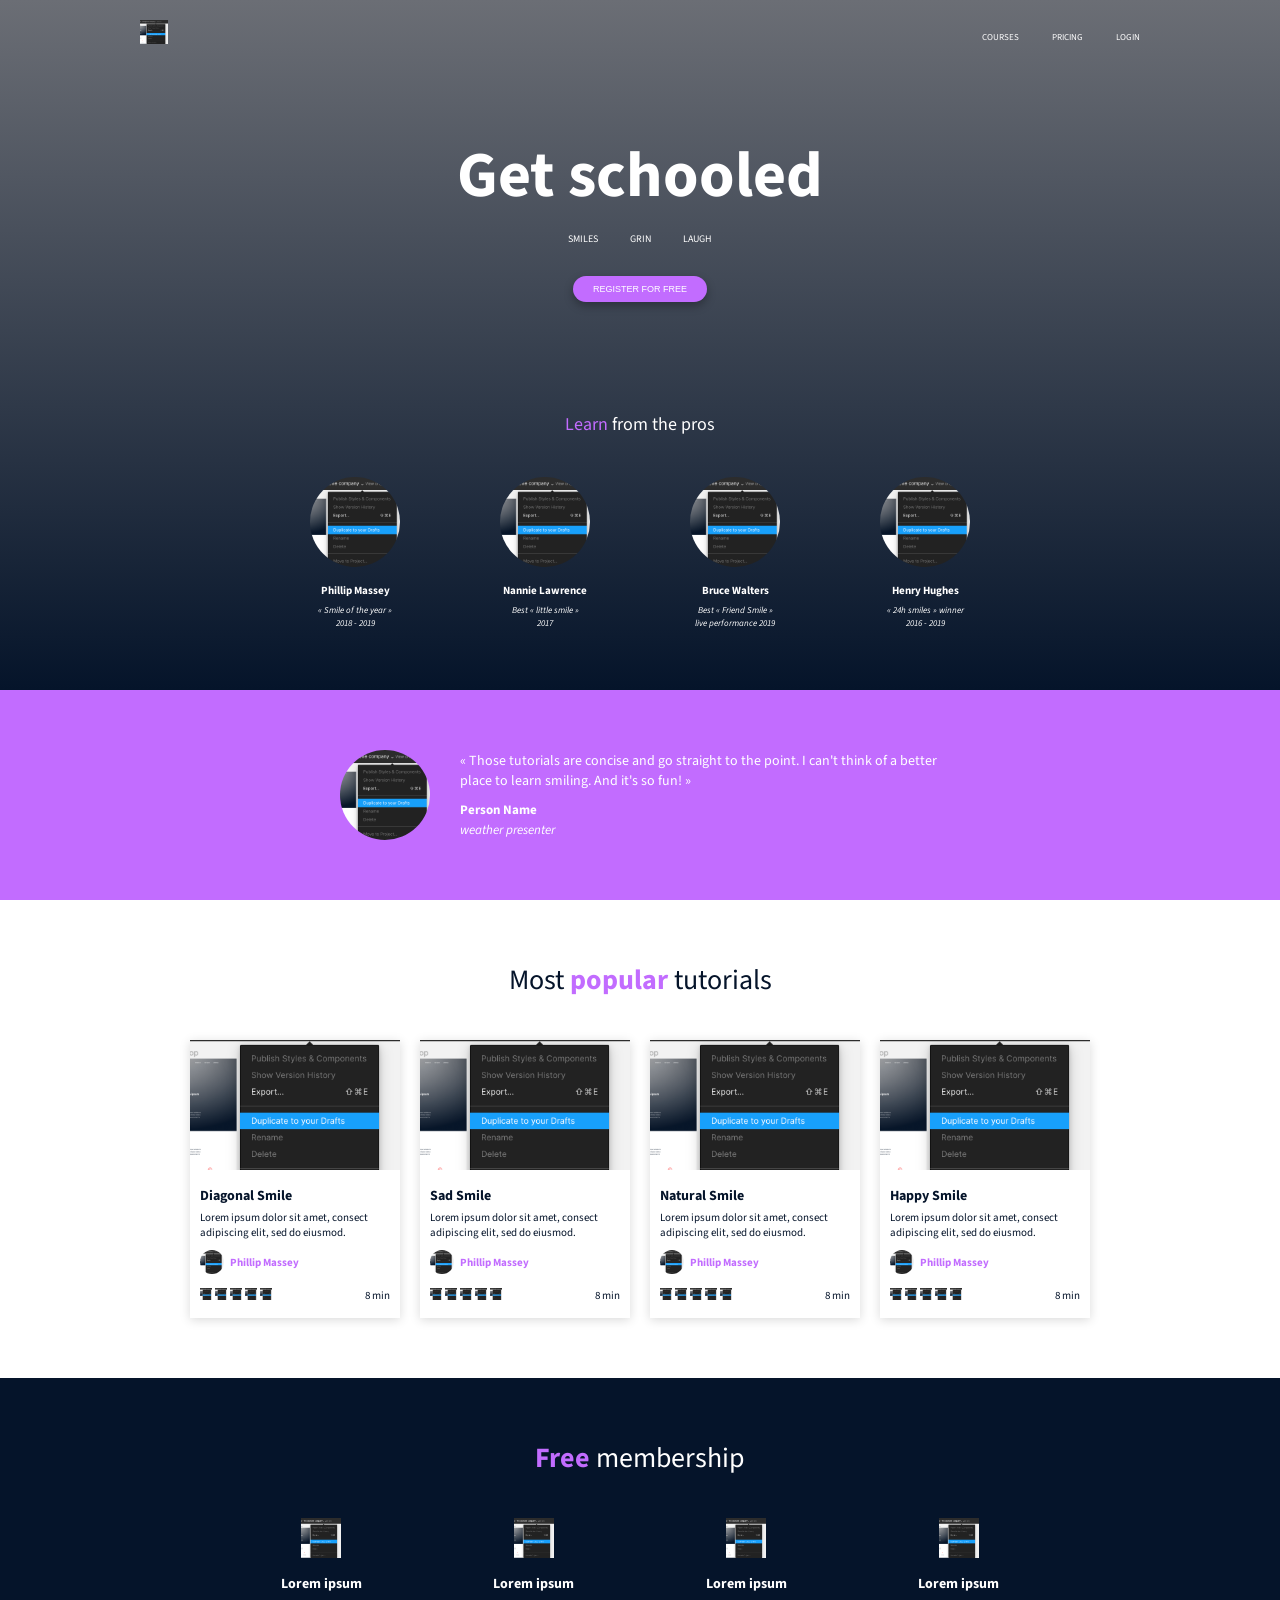
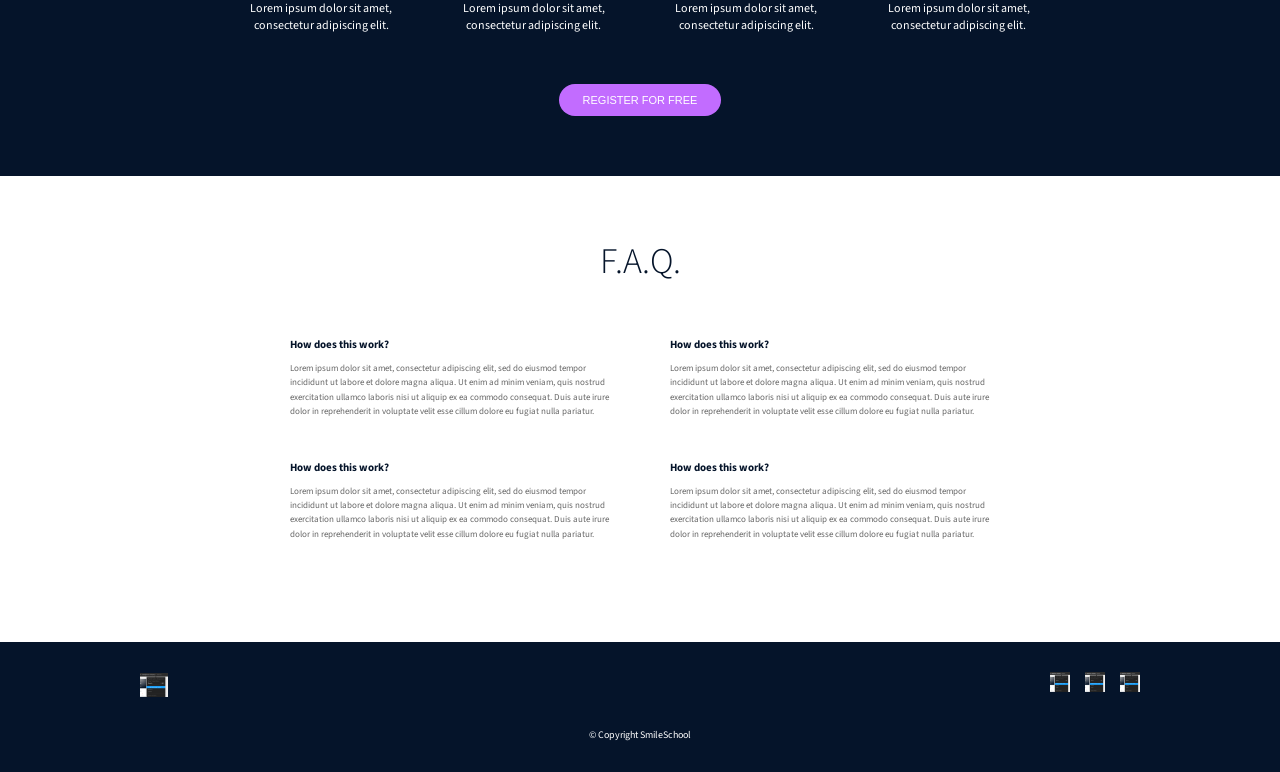
<file: css_advanced/index.html>
<!DOCTYPE html>
<html lang="en">
  <head>
    <meta charset="UTF-8">
    <title>Headphone Company</title>
      <link rel="stylesheet" href="styles.css">
  </head>
  <body>
    <header>
      <div>
        <a href="index.html"><img src="images/logo.png" alt="Logo"></a>
      </div>
      <div>
        <a href="#">Courses</a>
        <a href="#">Pricing</a>
        <a href="#">Login</a>
      </div>
    </header>
    <main>
      <section>
        <div>
          <h1>Get schooled</h1>
          <p>Smiles Grin Laugh</p>
          <button>Register for free</button>
        </div>
        <div>
          <h2><span>Learn</span> from the pros</h2>
          <div>
            <div>
              <img src="images/product1.png" alt="Product 1">
              <h3>Phillip Massey</h3>
              <p>&laquo; Smile of the year &raquo;<br>2018 - 2019</p>
            </div>
            <div>
              <img src="images/product2.png" alt="Product 2">
              <h3>Nannie Lawrence</h3>
              <p>Best &laquo; little smile &raquo;<br>2017</p>
            </div>
            <div>
              <img src="images/product3.png" alt="Product 3">
              <h3>Bruce Walters</h3>
              <p>Best &laquo; Friend Smile &raquo;<br>live performance 2019</p>
            </div>
            <div>
              <img src="images/product4.png" alt="Product 4">
              <h3>Henry Hughes</h3>
              <p>&laquo; 24h smiles &raquo; winner<br>2016 - 2019</p>
            </div>
          </div>
        </div>
      </section>

      <section>
        <div>
          <img src="images/quote.png" alt="Quote">
          <div>
            <blockquote>&laquo; Those tutorials are concise and go straight to the point. I can&#39;t think of a better place to learn smiling. And it&#39;s so fun! &raquo;</blockquote>
            <p>Person Name</p>
            <p>weather presenter</p>
          </div>
        </div>
      </section>

      <section>
        <h1>Most <span>popular</span> tutorials</h1>
        <div>
          <div>
            <img src="images/video1.png" alt="Video 1">
            <h2>Diagonal Smile</h2>
            <p>Lorem ipsum dolor sit amet, consect adipiscing elit, sed do eiusmod.</p>
            <div>
              <img src="images/author.png" alt="Author">
              <h3>Phillip Massey</h3>
            </div>
            <div>
              <div>
                <img src="images/star.png" alt="Star">
                <img src="images/star.png" alt="Star">
                <img src="images/star.png" alt="Star">
                <img src="images/star.png" alt="Star">
                <img src="images/star.png" alt="Star">
              </div>
              <p>8 min</p>
            </div>
          </div>
          <div>
            <img src="images/video2.png" alt="Video 2">
            <h2>Sad Smile</h2>
            <p>Lorem ipsum dolor sit amet, consect adipiscing elit, sed do eiusmod.</p>
            <div>
              <img src="images/author.png" alt="Author">
              <h3>Phillip Massey</h3>
            </div>
            <div>
              <div>
                <img src="images/star.png" alt="Star">
                <img src="images/star.png" alt="Star">
                <img src="images/star.png" alt="Star">
                <img src="images/star.png" alt="Star">
                <img src="images/star.png" alt="Star">
              </div>
              <p>8 min</p>
            </div>
          </div>
          <div>
            <img src="images/video3.png" alt="Video 3">
            <h2>Natural Smile</h2>
            <p>Lorem ipsum dolor sit amet, consect adipiscing elit, sed do eiusmod.</p>
            <div>
              <img src="images/author.png" alt="Author">
              <h3>Phillip Massey</h3>
            </div>
            <div>
              <div>
                <img src="images/star.png" alt="Star">
                <img src="images/star.png" alt="Star">
                <img src="images/star.png" alt="Star">
                <img src="images/star.png" alt="Star">
                <img src="images/star.png" alt="Star">
              </div>
              <p>8 min</p>
            </div>
          </div>
          <div>
            <img src="images/video4.png" alt="Video 4">
            <h2>Happy Smile</h2>
            <p>Lorem ipsum dolor sit amet, consect adipiscing elit, sed do eiusmod.</p>
            <div>
              <img src="images/author.png" alt="Author">
              <h3>Phillip Massey</h3>
            </div>
            <div>
              <div>
                <img src="images/star.png" alt="Star">
                <img src="images/star.png" alt="Star">
                <img src="images/star.png" alt="Star">
                <img src="images/star.png" alt="Star">
                <img src="images/star.png" alt="Star">
              </div>
              <p>8 min</p>
            </div>
          </div>
        </div>
      </section>

      <section>
        <h1><span>Free</span> membership</h1>
        <div>
          <div>
            <img src="images/member1.png" alt="Member 1">
            <h2>Lorem ipsum</h2>
            <p>Lorem ipsum dolor sit amet, consectetur adipiscing elit.</p>
          </div>
          <div>
            <img src="images/member2.png" alt="Member 2">
            <h2>Lorem ipsum</h2>
            <p>Lorem ipsum dolor sit amet, consectetur adipiscing elit.</p>
          </div>
          <div>
            <img src="images/member3.png" alt="Member 3">
            <h2>Lorem ipsum</h2>
            <p>Lorem ipsum dolor sit amet, consectetur adipiscing elit.</p>
          </div>
          <div>
            <img src="images/member4.png" alt="Member 4">
            <h2>Lorem ipsum</h2>
            <p>Lorem ipsum dolor sit amet, consectetur adipiscing elit.</p>
          </div>
        </div>
        <button>Register for free</button>
      </section>

      <section>
        <h1>F.A.Q.</h1>
        <div>
          <div>
            <div>
              <h2>How does this work?</h2>
              <p>Lorem ipsum dolor sit amet, consectetur adipiscing elit, sed do eiusmod tempor incididunt ut labore et dolore magna aliqua. Ut enim ad minim veniam, quis nostrud exercitation ullamco laboris nisi ut aliquip ex ea commodo consequat. Duis aute irure dolor in reprehenderit in voluptate velit esse cillum dolore eu fugiat nulla pariatur.</p>
            </div>
            <div>
              <h2>How does this work?</h2>
              <p>Lorem ipsum dolor sit amet, consectetur adipiscing elit, sed do eiusmod tempor incididunt ut labore et dolore magna aliqua. Ut enim ad minim veniam, quis nostrud exercitation ullamco laboris nisi ut aliquip ex ea commodo consequat. Duis aute irure dolor in reprehenderit in voluptate velit esse cillum dolore eu fugiat nulla pariatur.</p>
            </div>
          </div>
          <div>
            <div>
              <h2>How does this work?</h2>
              <p>Lorem ipsum dolor sit amet, consectetur adipiscing elit, sed do eiusmod tempor incididunt ut labore et dolore magna aliqua. Ut enim ad minim veniam, quis nostrud exercitation ullamco laboris nisi ut aliquip ex ea commodo consequat. Duis aute irure dolor in reprehenderit in voluptate velit esse cillum dolore eu fugiat nulla pariatur.</p>
            </div>
            <div>
              <h2>How does this work?</h2>
              <p>Lorem ipsum dolor sit amet, consectetur adipiscing elit, sed do eiusmod tempor incididunt ut labore et dolore magna aliqua. Ut enim ad minim veniam, quis nostrud exercitation ullamco laboris nisi ut aliquip ex ea commodo consequat. Duis aute irure dolor in reprehenderit in voluptate velit esse cillum dolore eu fugiat nulla pariatur.</p>
            </div>
          </div>
        </div>
      </section>
    </main>
    <footer>
      <div>
        <div>
          <img src="images/footerlogo.png" alt="Footer logo">
          <div>
            <a href="#"><img src="images/social1.png" alt="Social 1"></a>
            <a href="#"><img src="images/social2.png" alt="Social 2"></a>
            <a href="#"><img src="images/social3.png" alt="Social 3"></a>
          </div>
        </div>
      </div>
      <p>&copy; Copyright SmileSchool</p>
    </footer>
  </body>
</html>
</file>
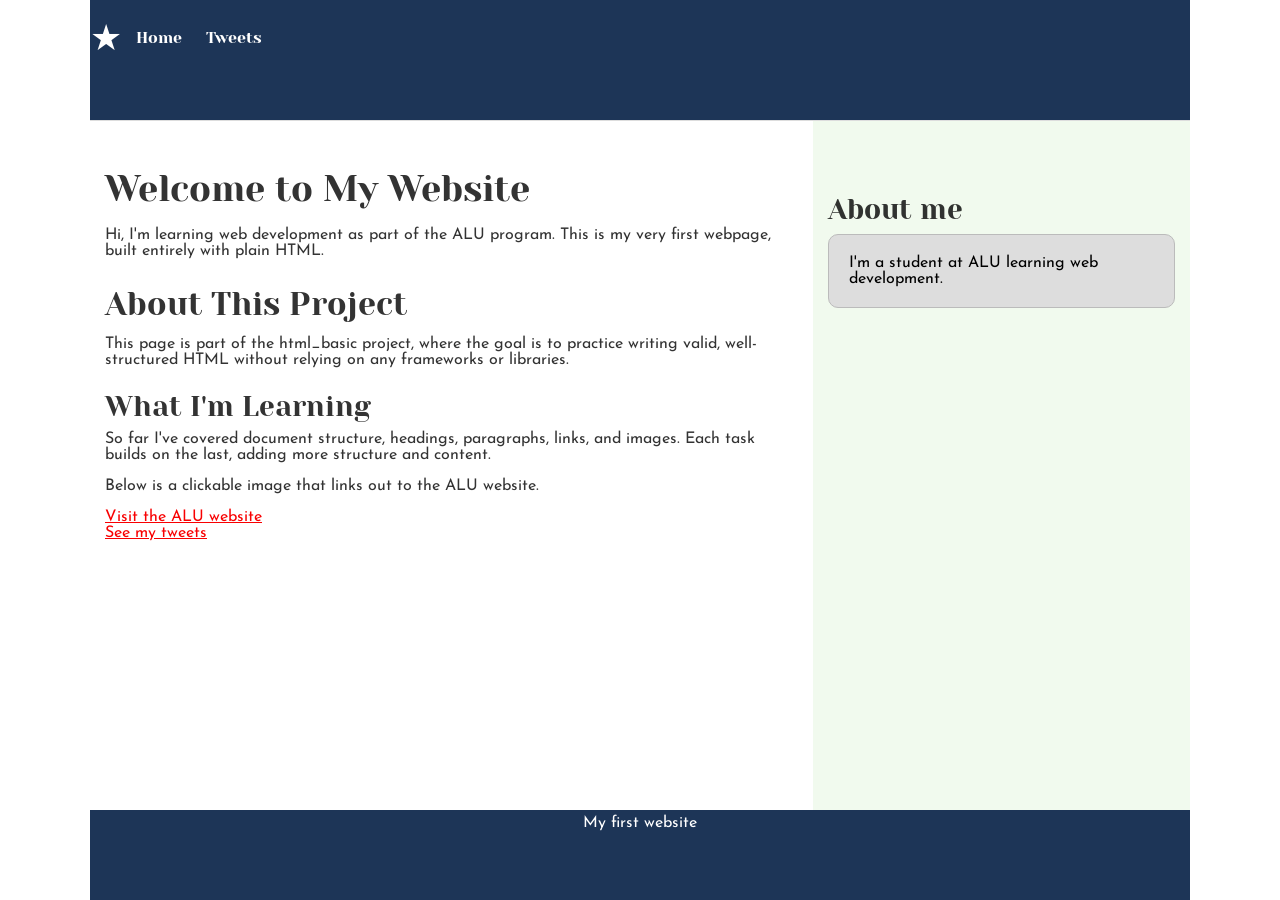
<file: css_basic/index.html>
<!DOCTYPE html>
<html lang="en">
  <head>
    <meta charset="UTF-8">
    <meta name="viewport" content="width=device-width, initial-scale=1">
    <title>My First Webpage</title>
    <link href="base.css" rel="stylesheet">
    <link href="styles.css" rel="stylesheet">
  </head>
  <body class="works_on_smartphone">
    <header>
      <ul>
        <li class="logo">&#9733;</li>
        <li><a href="index.html">Home</a></li>
        <li><a href="tweets.html">Tweets</a></li>
      </ul>
    </header>
    <main>
      <article>
        <h1>Welcome to My Website</h1>
        <p>Hi, I'm learning web development as part of the ALU program. This is my very first webpage, built entirely with plain HTML.</p>
        <h2>About This Project</h2>
        <p>This page is part of the html_basic project, where the goal is to practice writing valid, well-structured HTML without relying on any frameworks or libraries.</p>
        <h3>What I'm Learning</h3>
        <p>So far I've covered document structure, headings, paragraphs, links, and images. Each task builds on the last, adding more structure and content.</p>
        <p>Below is a clickable image that links out to the ALU website.</p>
        <a href="https://www.alueducation.com" target="_blank">
          Visit the ALU website
        </a>
        <p><a href="tweets.html">See my tweets</a></p>
      </article>
      <aside>
        <h3>About me</h3>
        <p>I'm a student at ALU learning web development.</p>
      </aside>
    </main>
    <footer>
      <p>My first website</p>
    </footer>
  </body>
</html>
</file>
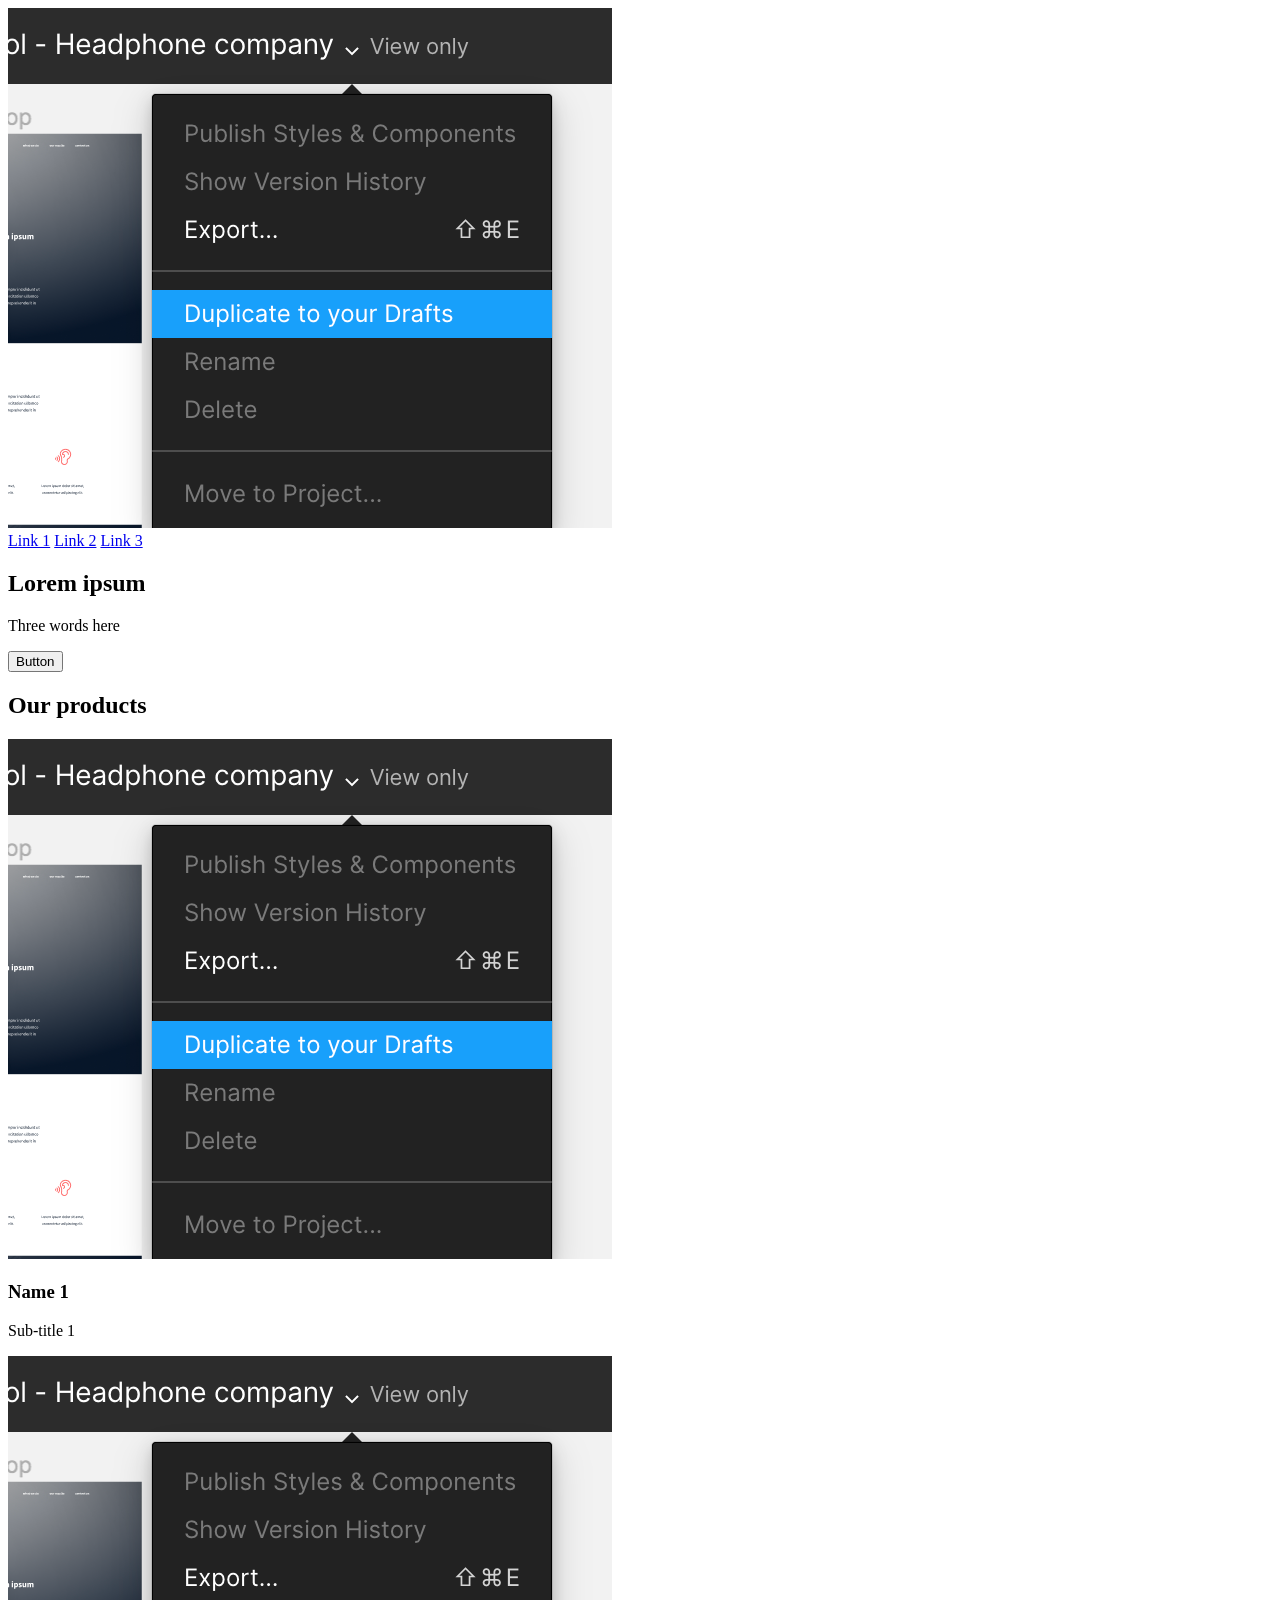
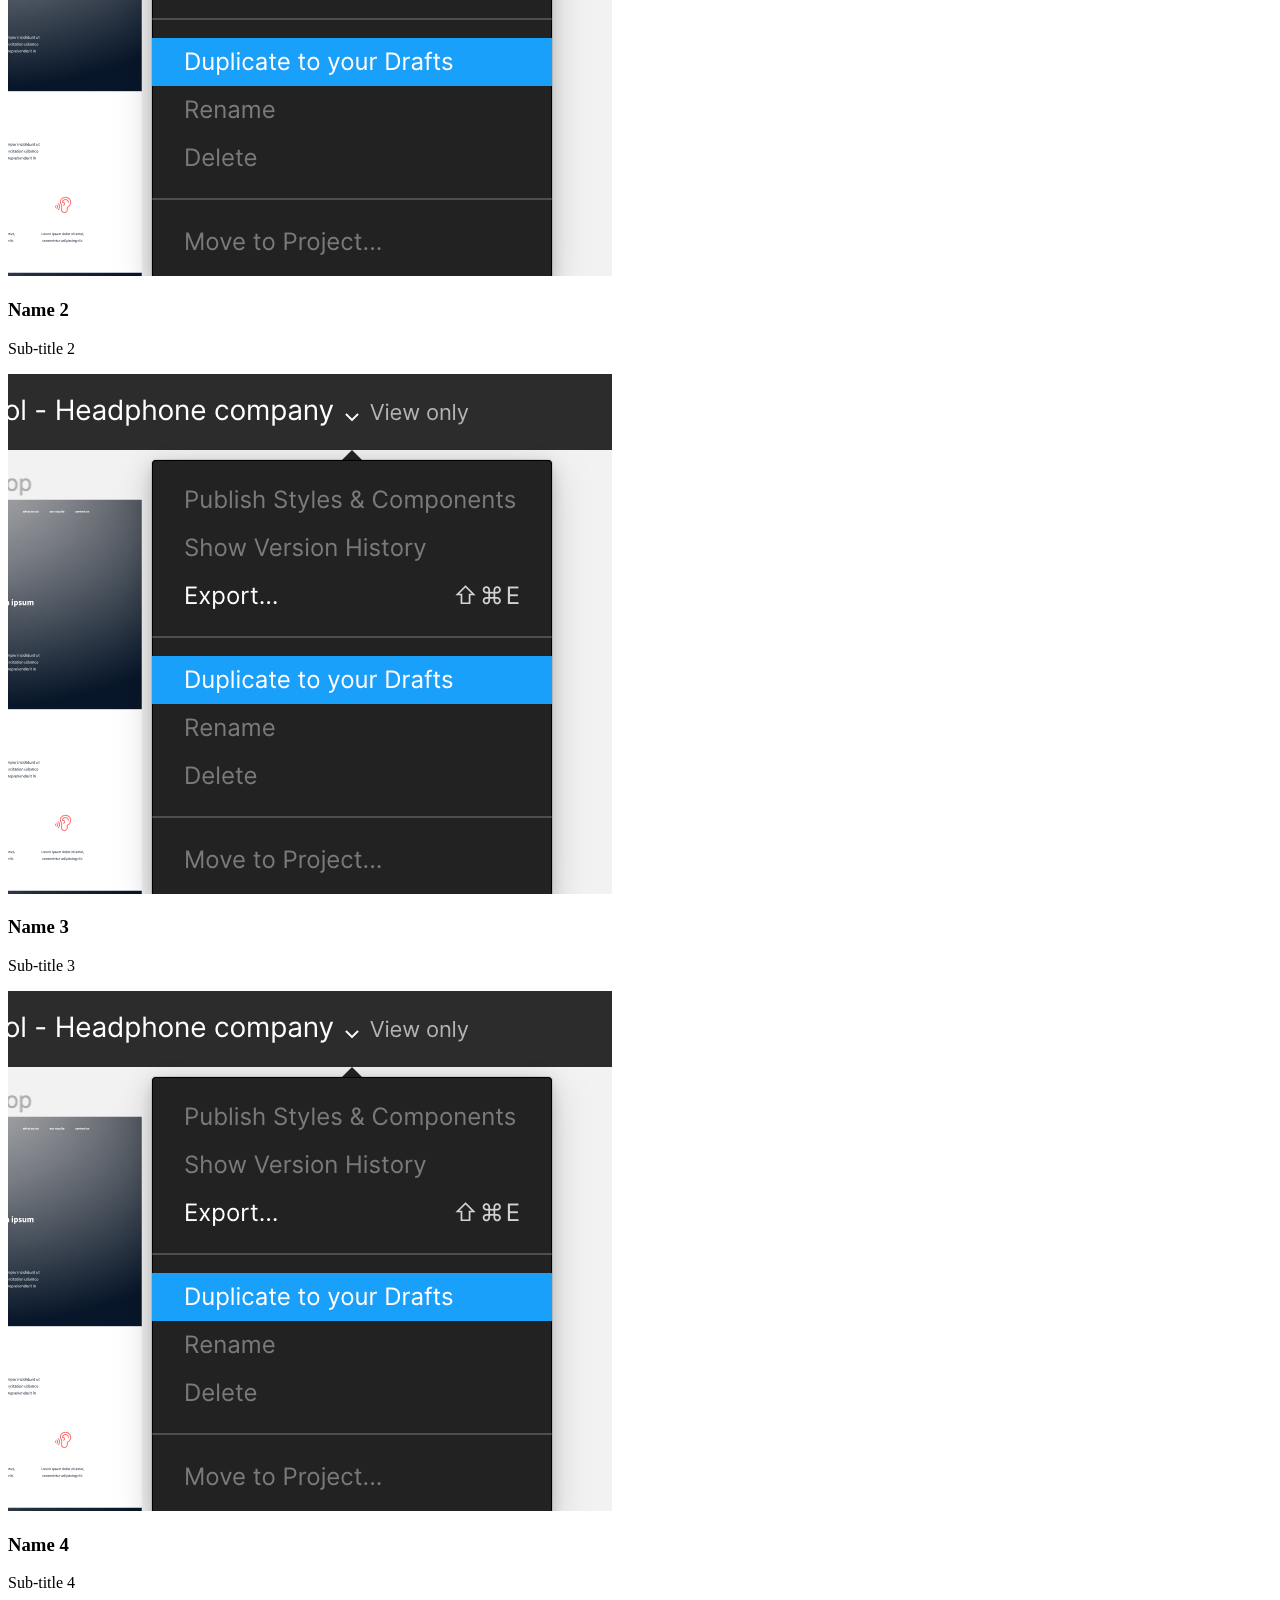
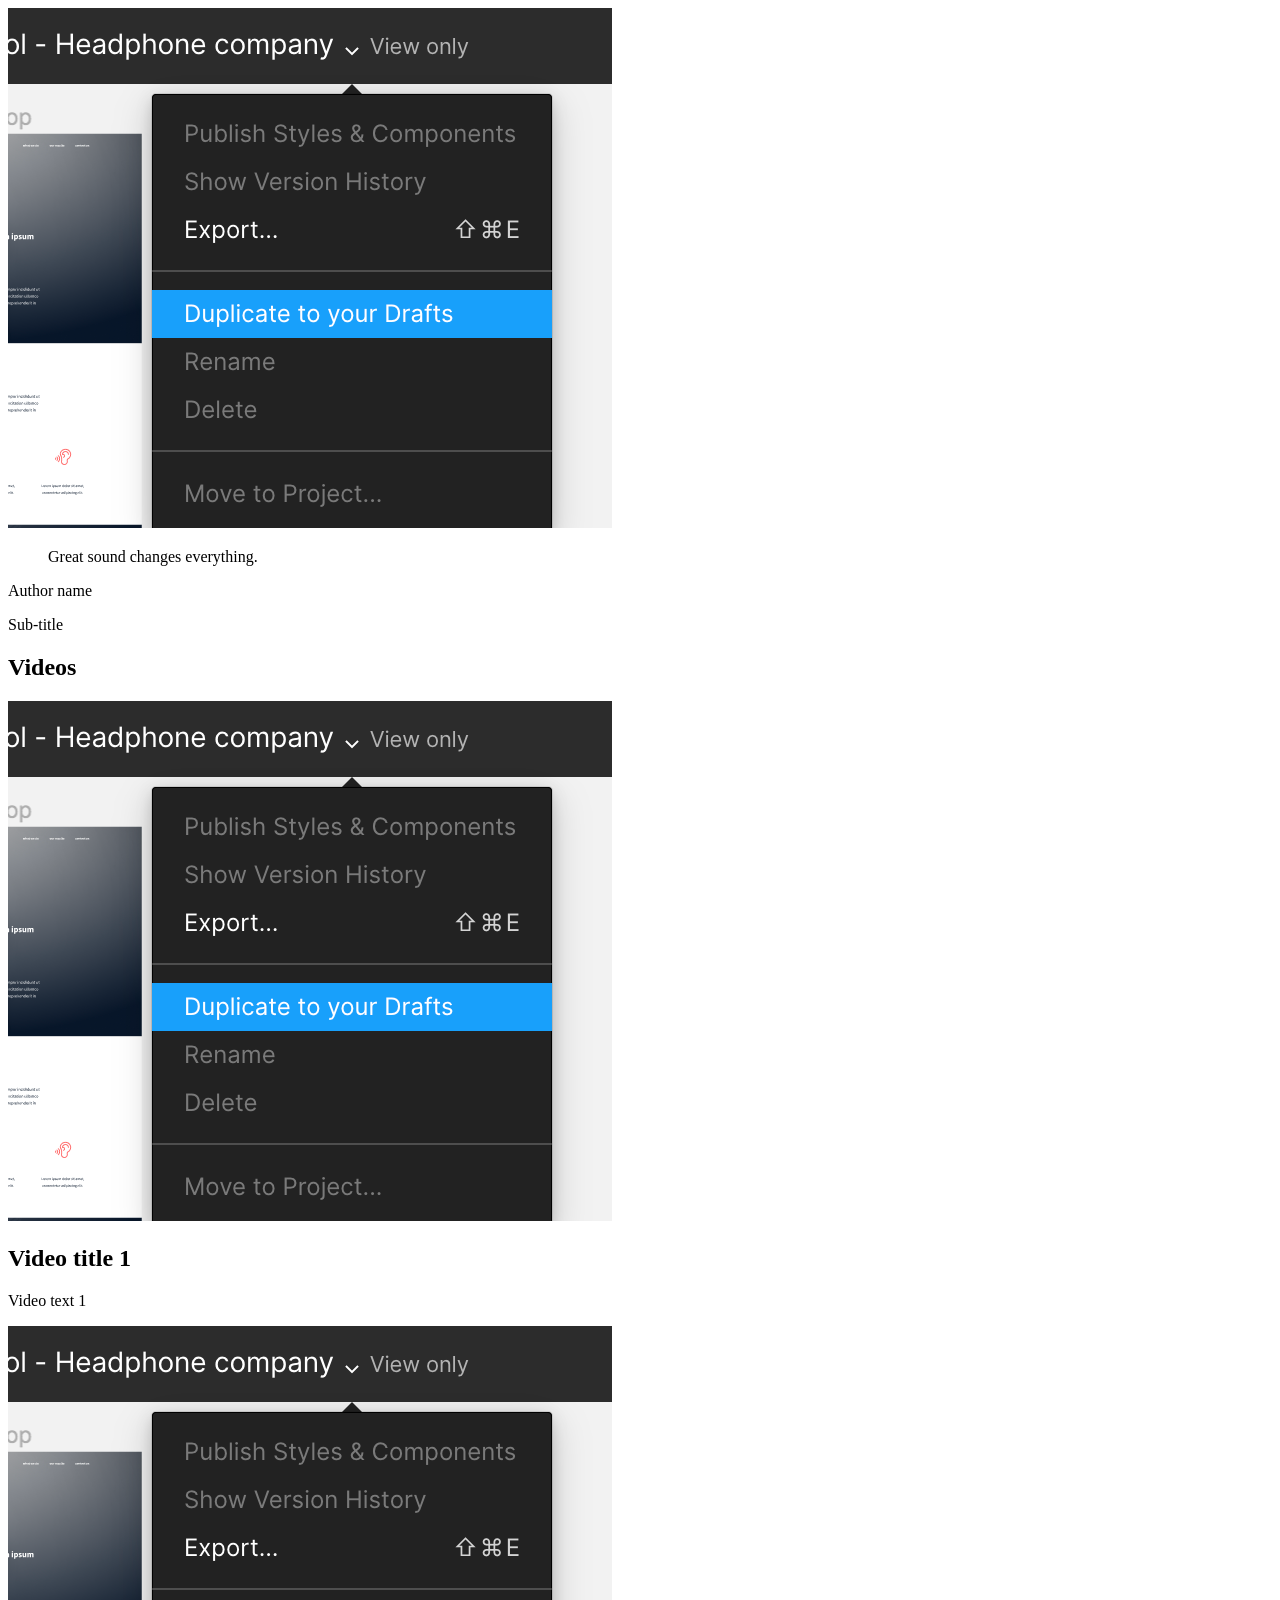
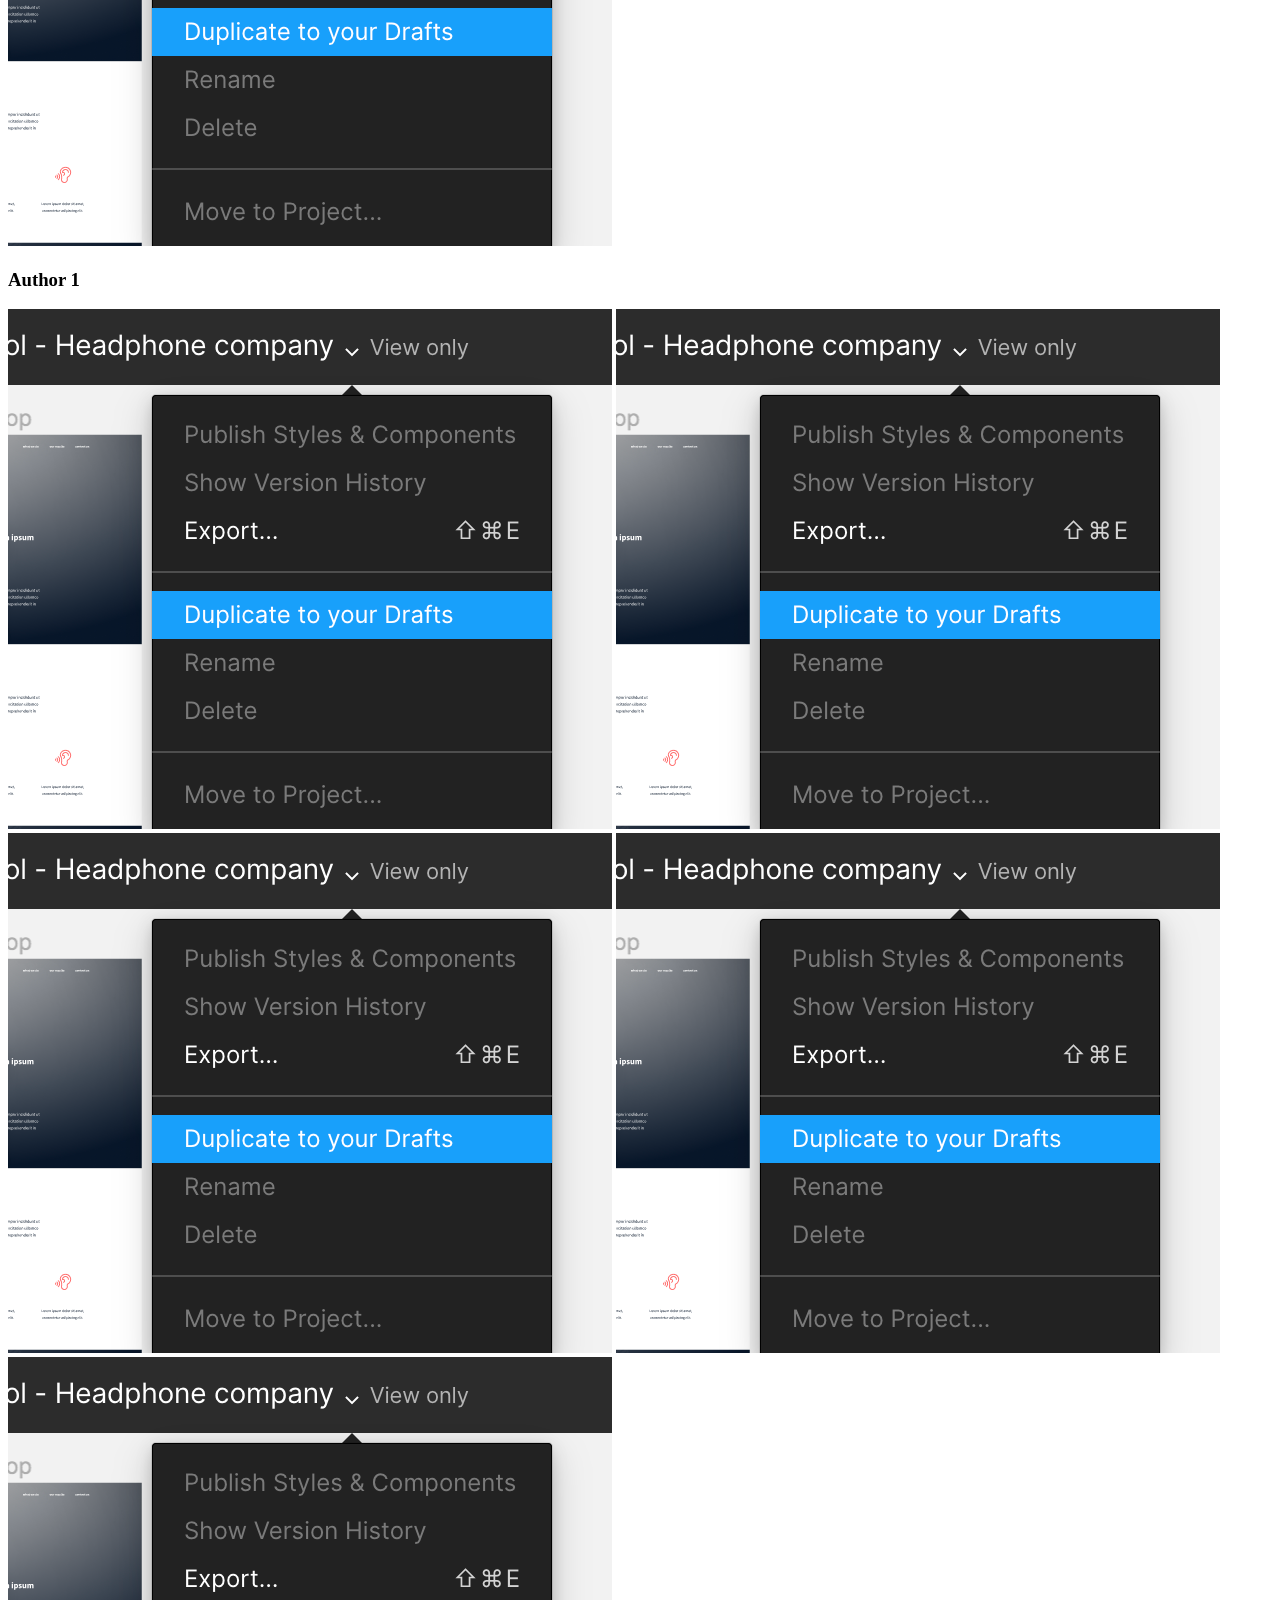
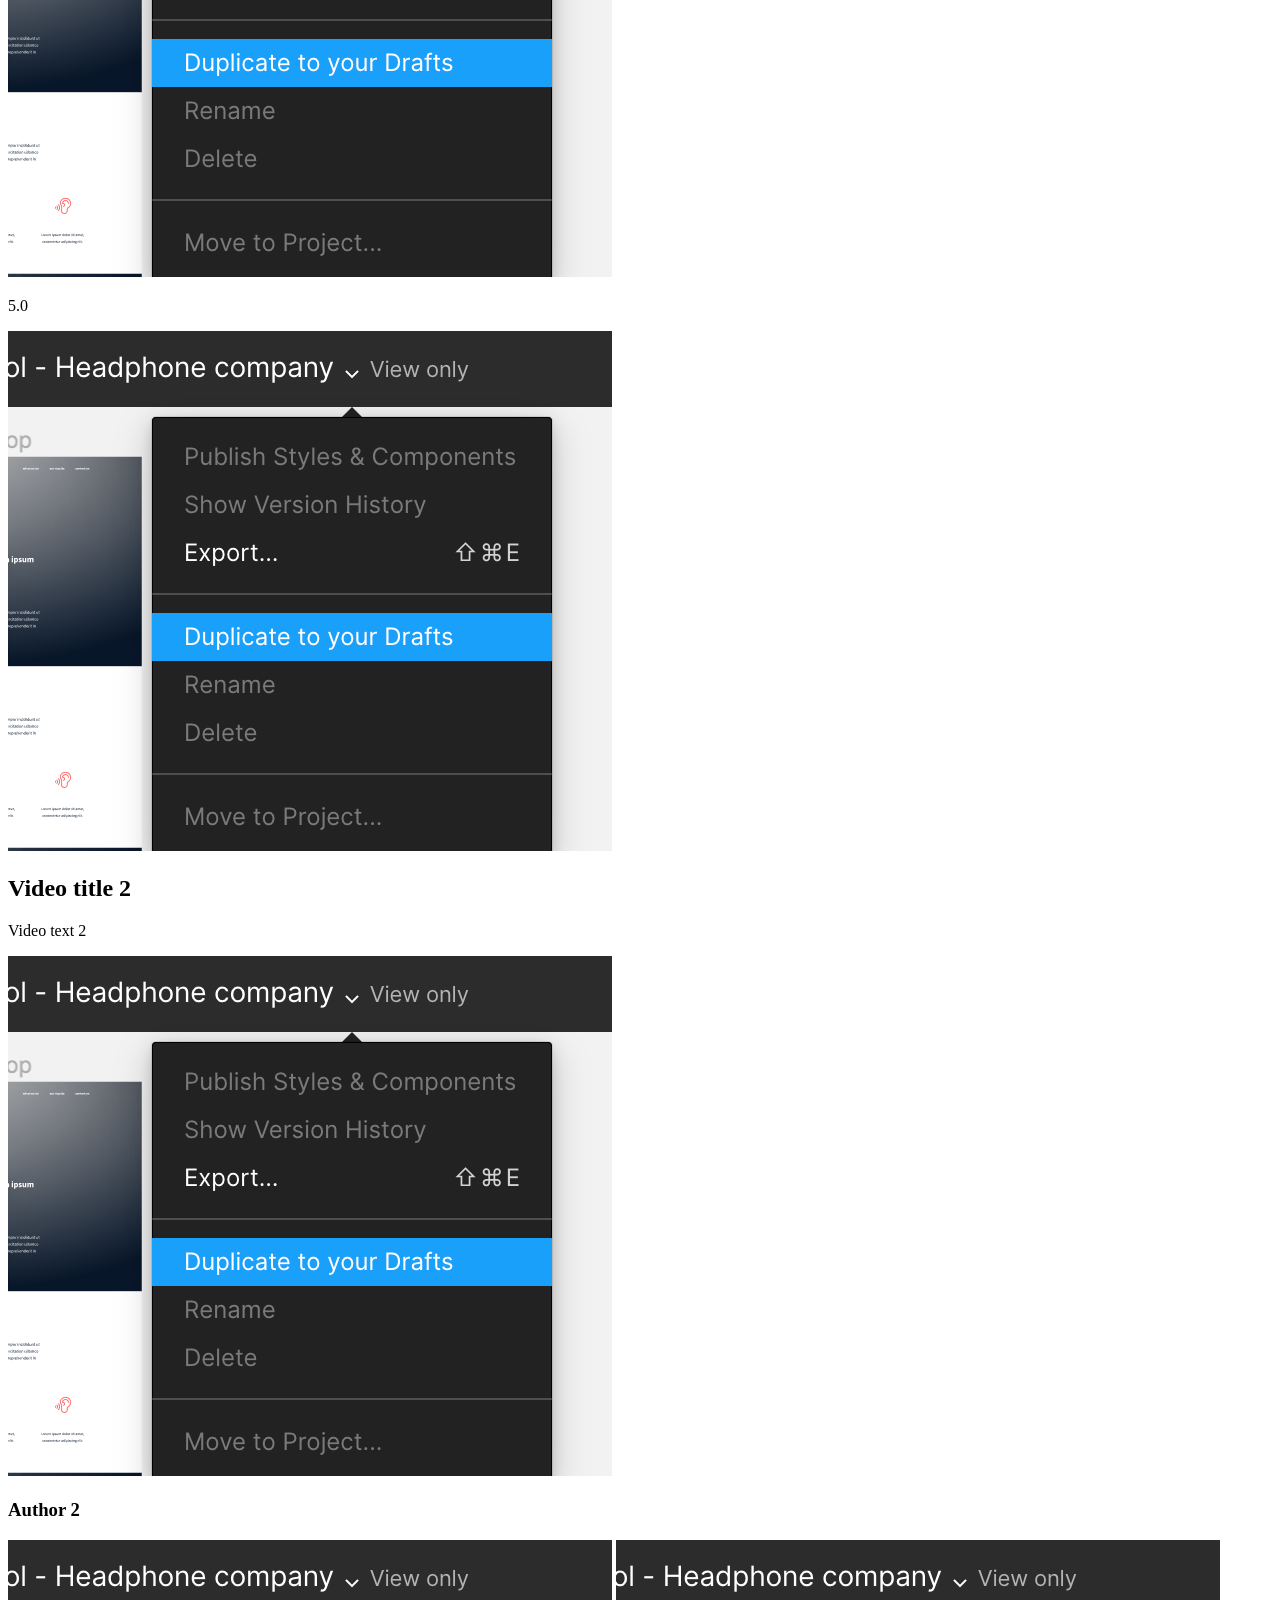
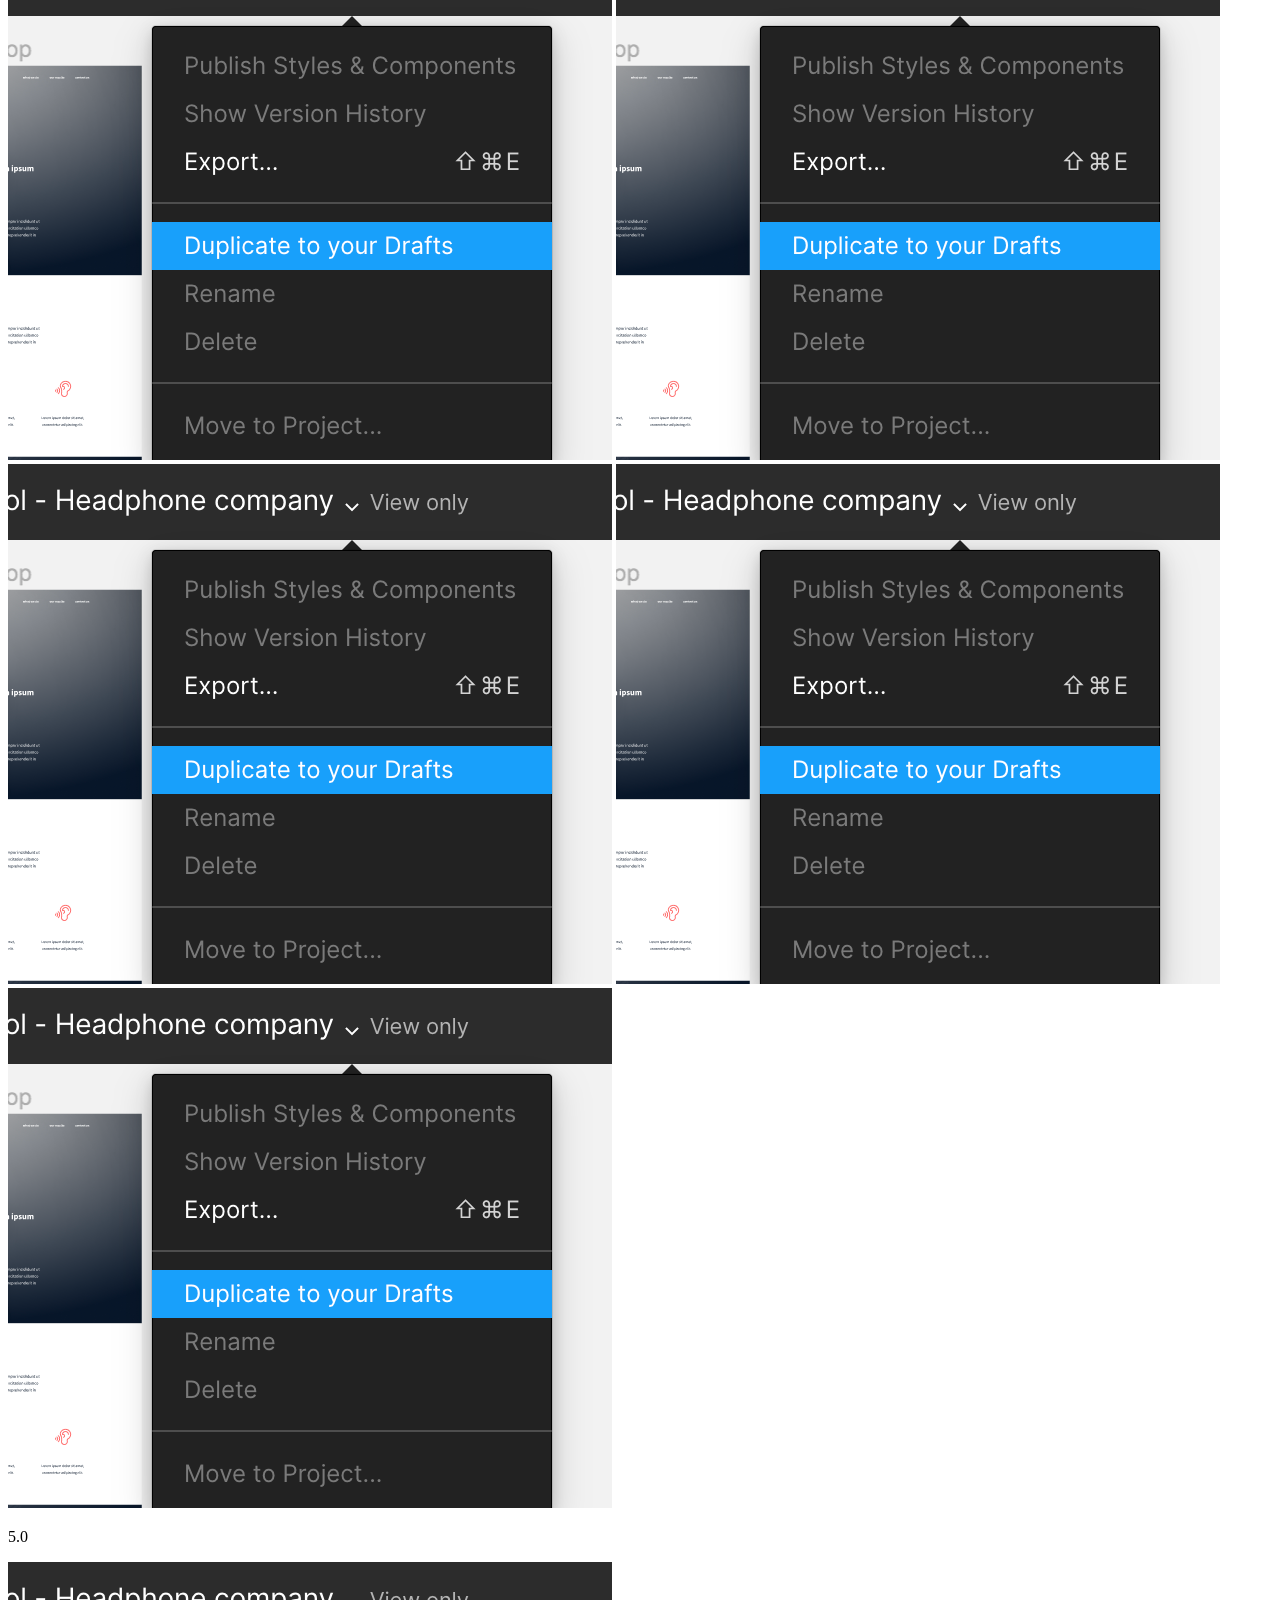
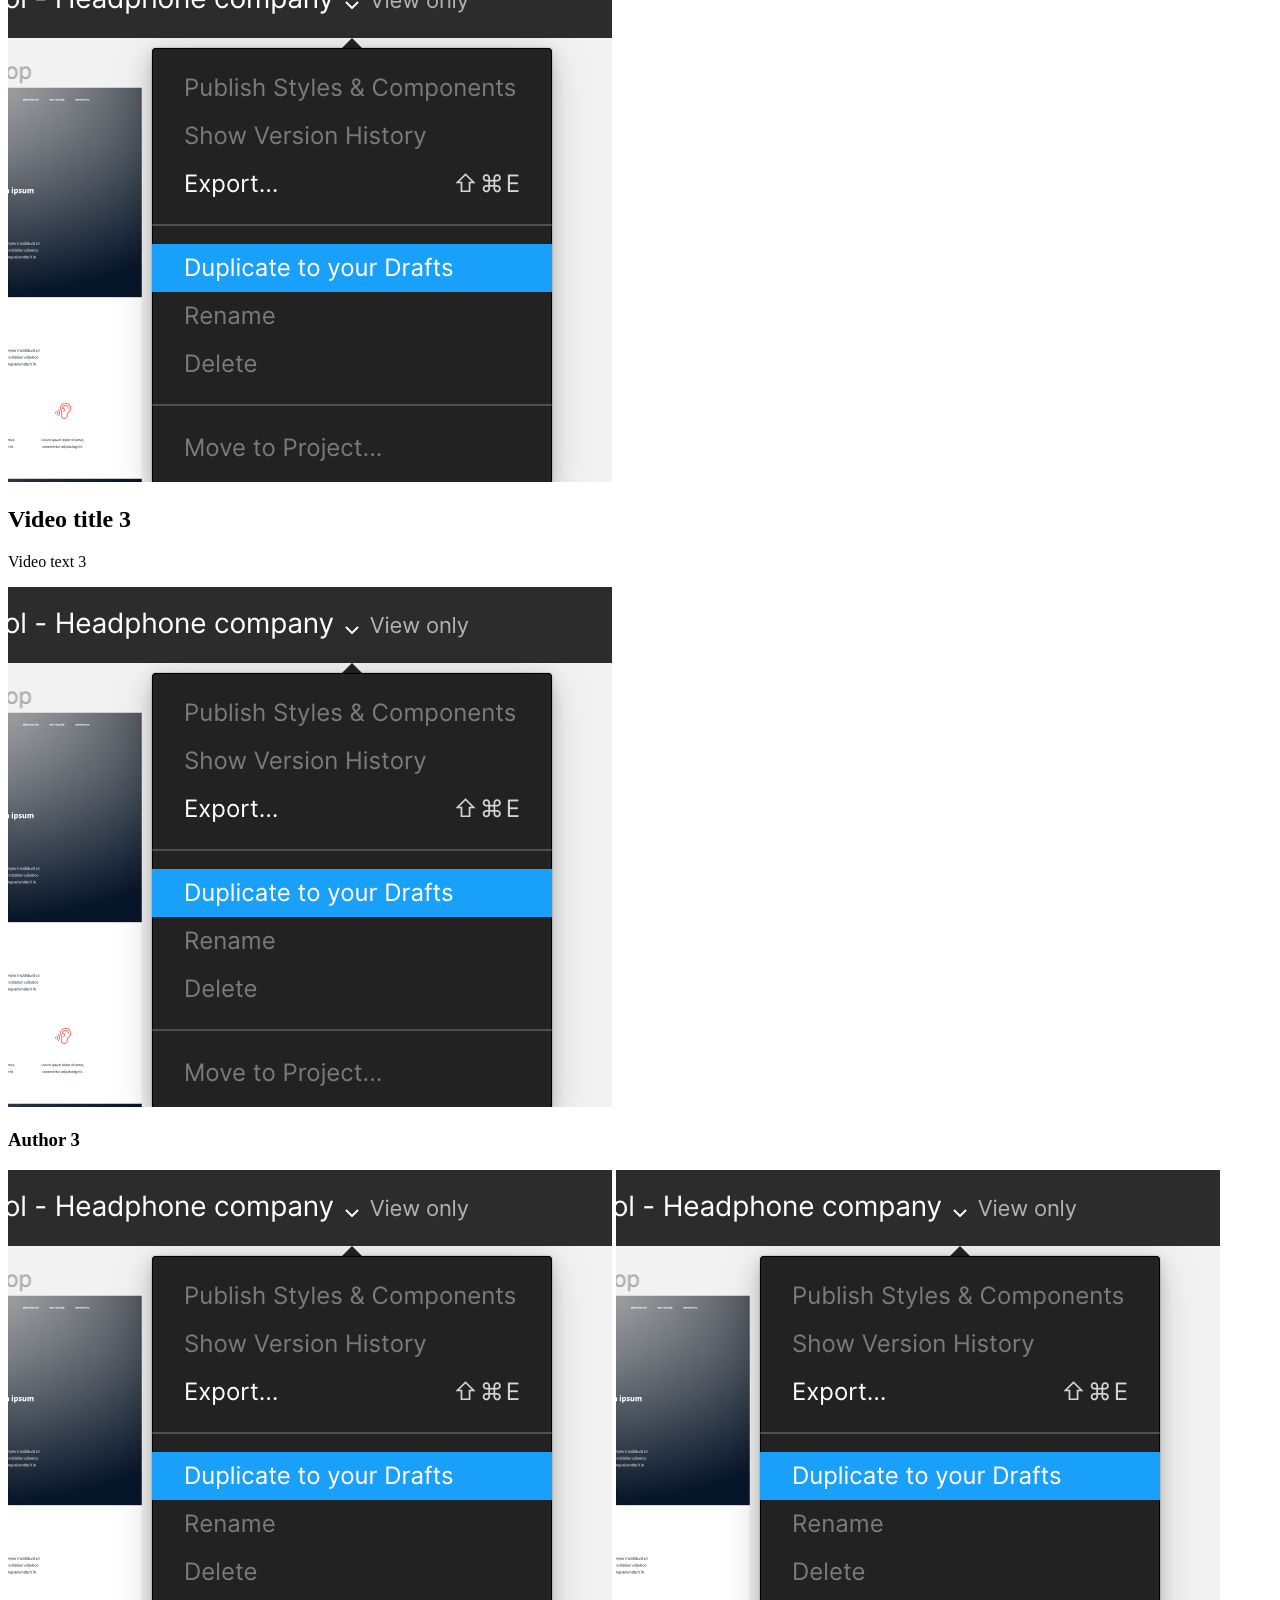
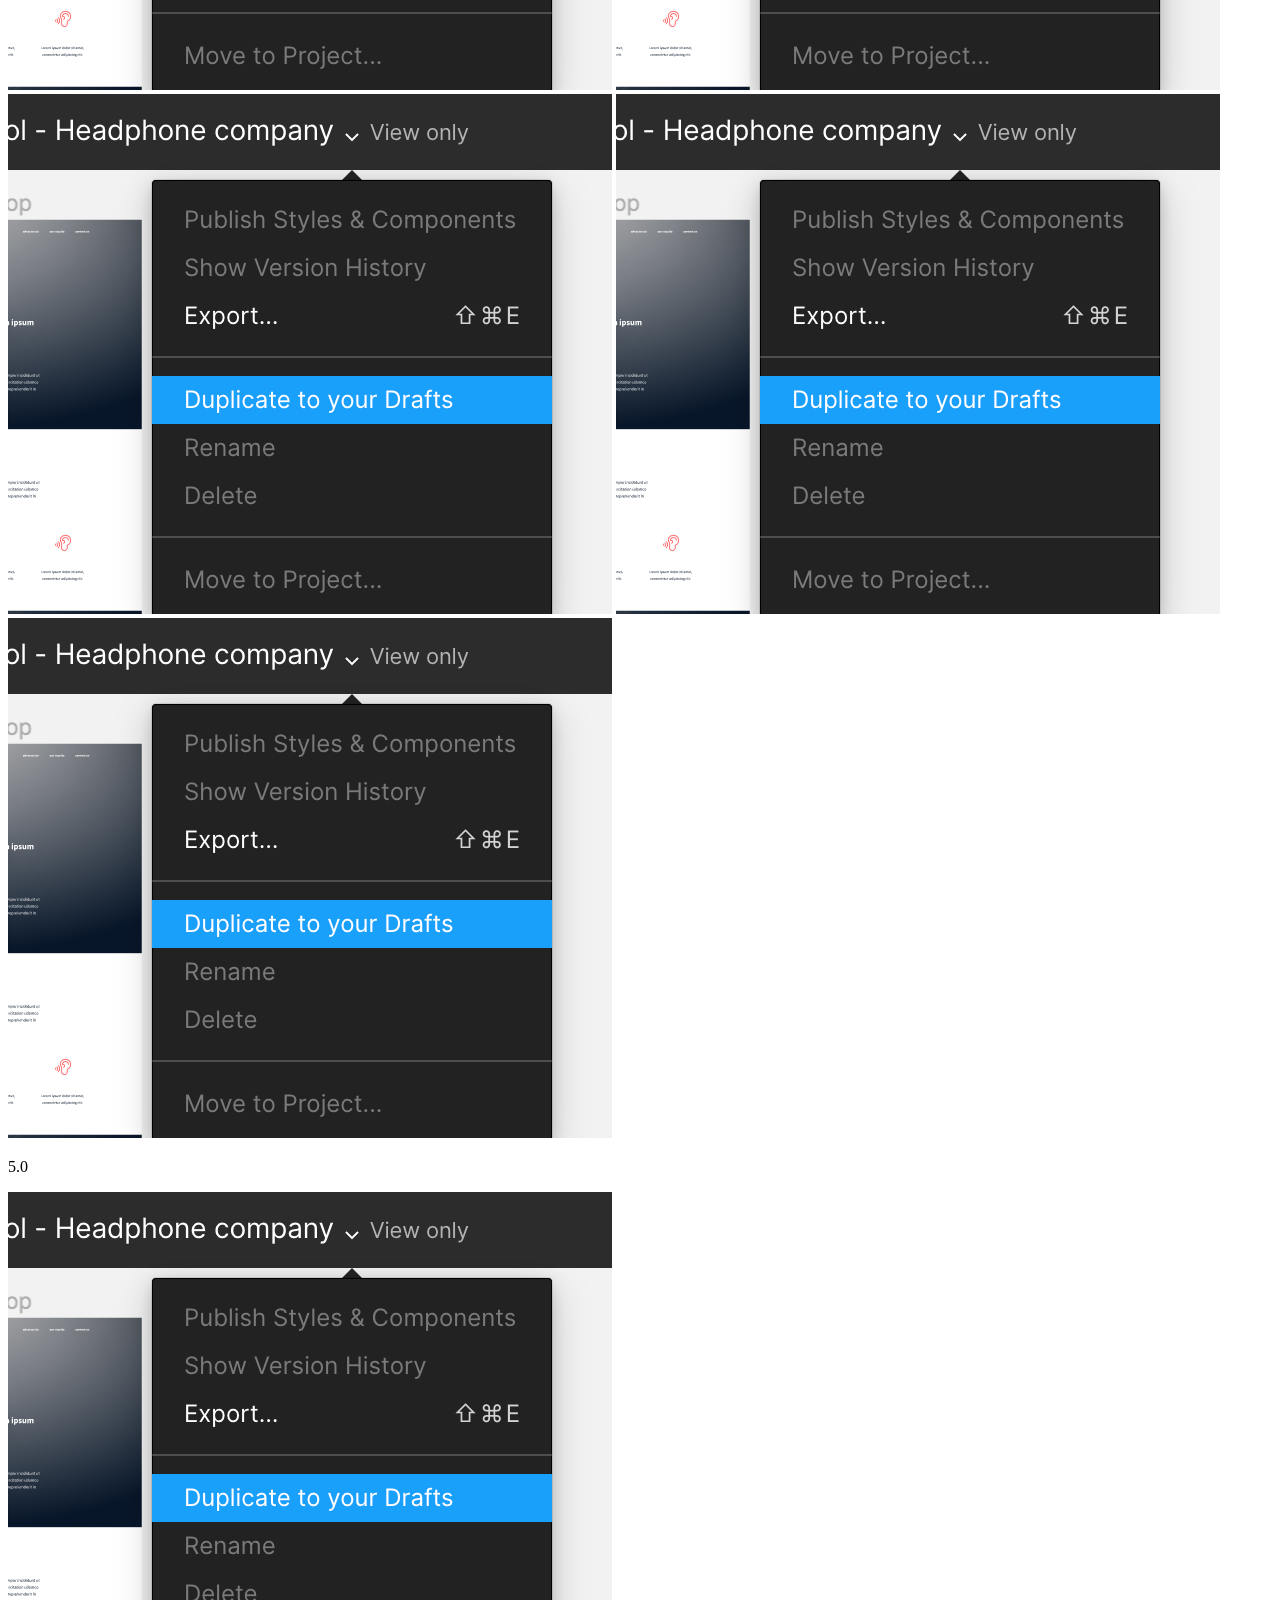
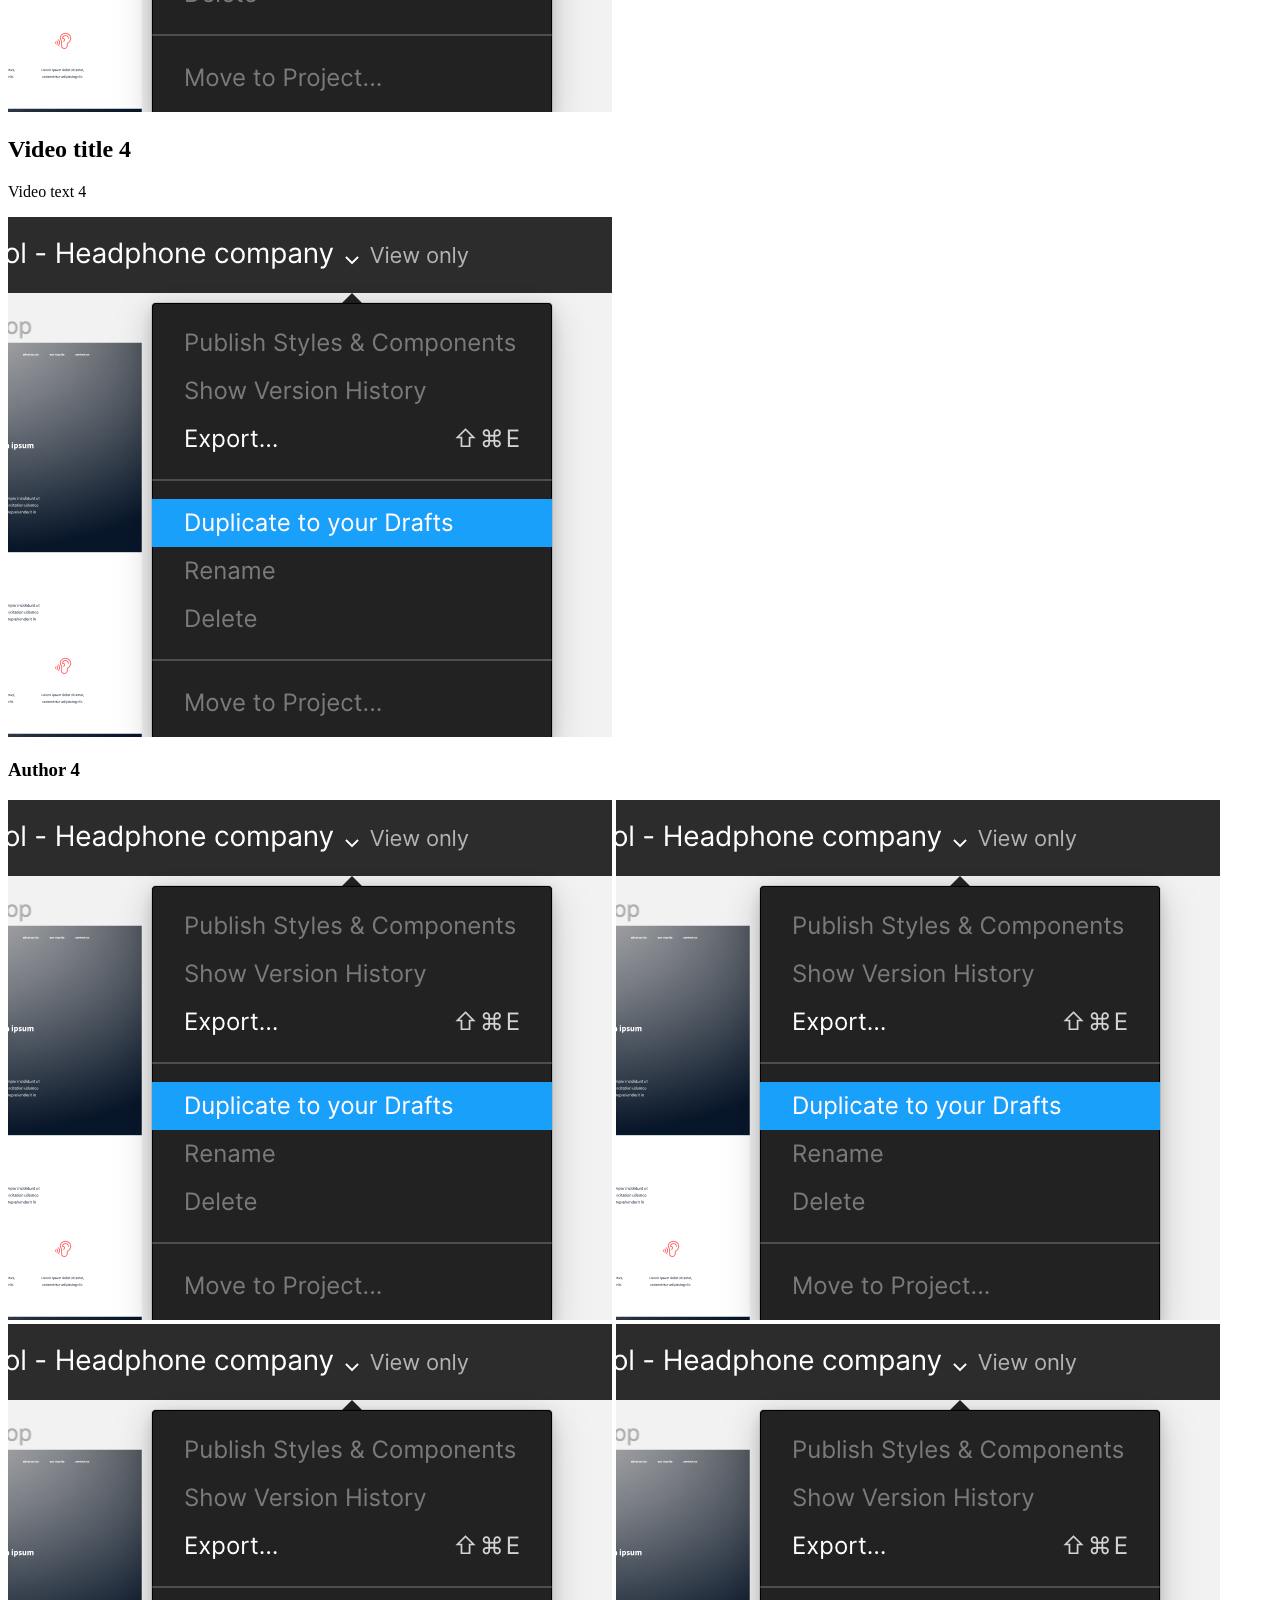
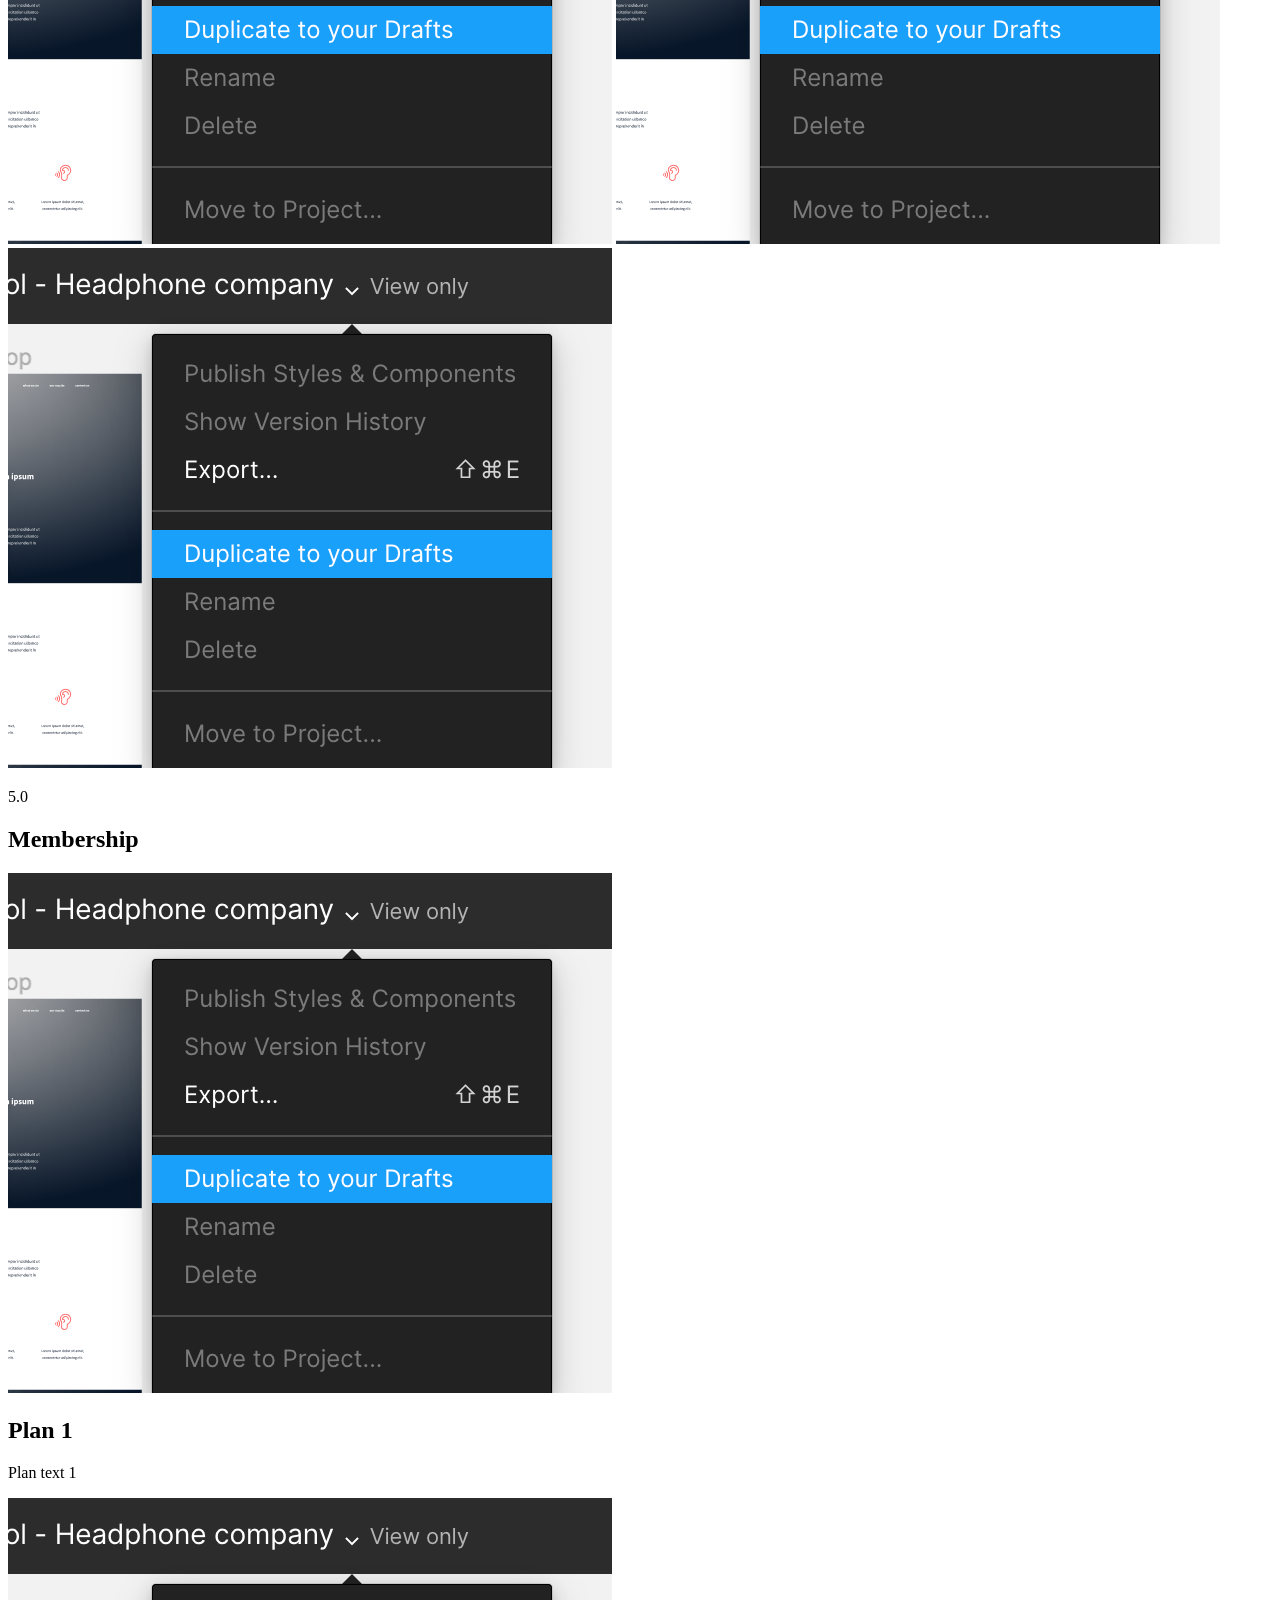
<file: html_advanced/index.html>
<!DOCTYPE html>
<html lang="en">
  <head>
    <meta charset="UTF-8">
    <title>Headphone Company</title>
  </head>
  <body>
    <header>
      <div>
        <a href="index.html"><img src="images/logo.png" alt="Logo"></a>
      </div>
      <div>
        <a href="#">Link 1</a>
        <a href="#">Link 2</a>
        <a href="#">Link 3</a>
      </div>
    </header>
    <main>
      <section>
        <div>
          <h1>Lorem ipsum</h1>
          <p>Three words here</p>
          <button>Button</button>
        </div>
        <div>
          <h2>Our products</h2>
          <div>
            <div>
              <img src="images/product1.png" alt="Product 1">
              <h3>Name 1</h3>
              <p>Sub-title 1</p>
            </div>
            <div>
              <img src="images/product2.png" alt="Product 2">
              <h3>Name 2</h3>
              <p>Sub-title 2</p>
            </div>
            <div>
              <img src="images/product3.png" alt="Product 3">
              <h3>Name 3</h3>
              <p>Sub-title 3</p>
            </div>
            <div>
              <img src="images/product4.png" alt="Product 4">
              <h3>Name 4</h3>
              <p>Sub-title 4</p>
            </div>
          </div>
        </div>
      </section>

      <section>
        <div>
          <img src="images/quote.png" alt="Quote">
          <div>
            <blockquote>Great sound changes everything.</blockquote>
            <p>Author name</p>
            <p>Sub-title</p>
          </div>
        </div>
      </section>

      <section>
        <h1>Videos</h1>
        <div>
          <div>
            <img src="images/video1.png" alt="Video 1">
            <h2>Video title 1</h2>
            <p>Video text 1</p>
            <div>
              <img src="images/author.png" alt="Author">
              <h3>Author 1</h3>
            </div>
            <div>
              <div>
                <img src="images/star.png" alt="Star">
                <img src="images/star.png" alt="Star">
                <img src="images/star.png" alt="Star">
                <img src="images/star.png" alt="Star">
                <img src="images/star.png" alt="Star">
              </div>
              <p>5.0</p>
            </div>
          </div>
          <div>
            <img src="images/video2.png" alt="Video 2">
            <h2>Video title 2</h2>
            <p>Video text 2</p>
            <div>
              <img src="images/author.png" alt="Author">
              <h3>Author 2</h3>
            </div>
            <div>
              <div>
                <img src="images/star.png" alt="Star">
                <img src="images/star.png" alt="Star">
                <img src="images/star.png" alt="Star">
                <img src="images/star.png" alt="Star">
                <img src="images/star.png" alt="Star">
              </div>
              <p>5.0</p>
            </div>
          </div>
          <div>
            <img src="images/video3.png" alt="Video 3">
            <h2>Video title 3</h2>
            <p>Video text 3</p>
            <div>
              <img src="images/author.png" alt="Author">
              <h3>Author 3</h3>
            </div>
            <div>
              <div>
                <img src="images/star.png" alt="Star">
                <img src="images/star.png" alt="Star">
                <img src="images/star.png" alt="Star">
                <img src="images/star.png" alt="Star">
                <img src="images/star.png" alt="Star">
              </div>
              <p>5.0</p>
            </div>
          </div>
          <div>
            <img src="images/video4.png" alt="Video 4">
            <h2>Video title 4</h2>
            <p>Video text 4</p>
            <div>
              <img src="images/author.png" alt="Author">
              <h3>Author 4</h3>
            </div>
            <div>
              <div>
                <img src="images/star.png" alt="Star">
                <img src="images/star.png" alt="Star">
                <img src="images/star.png" alt="Star">
                <img src="images/star.png" alt="Star">
                <img src="images/star.png" alt="Star">
              </div>
              <p>5.0</p>
            </div>
          </div>
        </div>
      </section>

      <section>
        <h1>Membership</h1>
        <div>
          <div>
            <img src="images/member1.png" alt="Member 1">
            <h2>Plan 1</h2>
            <p>Plan text 1</p>
          </div>
          <div>
            <img src="images/member2.png" alt="Member 2">
            <h2>Plan 2</h2>
            <p>Plan text 2</p>
          </div>
          <div>
            <img src="images/member3.png" alt="Member 3">
            <h2>Plan 3</h2>
            <p>Plan text 3</p>
          </div>
          <div>
            <img src="images/member4.png" alt="Member 4">
            <h2>Plan 4</h2>
            <p>Plan text 4</p>
          </div>
        </div>
        <button>Join now</button>
      </section>

      <section>
        <h1>FAQ</h1>
        <div>
          <div>
            <div>
              <h2>Question 1</h2>
              <p>Answer 1</p>
            </div>
            <div>
              <h2>Question 2</h2>
              <p>Answer 2</p>
            </div>
          </div>
          <div>
            <div>
              <h2>Question 3</h2>
              <p>Answer 3</p>
            </div>
            <div>
              <h2>Question 4</h2>
              <p>Answer 4</p>
            </div>
          </div>
        </div>
      </section>
    </main>
    <footer>
      <div>
        <div>
          <img src="images/footerlogo.png" alt="Footer logo">
          <div>
            <a href="#"><img src="images/social1.png" alt="Social 1"></a>
            <a href="#"><img src="images/social2.png" alt="Social 2"></a>
            <a href="#"><img src="images/social3.png" alt="Social 3"></a>
          </div>
        </div>
      </div>
      <p>Copyright text</p>
    </footer>
  </body>
</html>
</file>
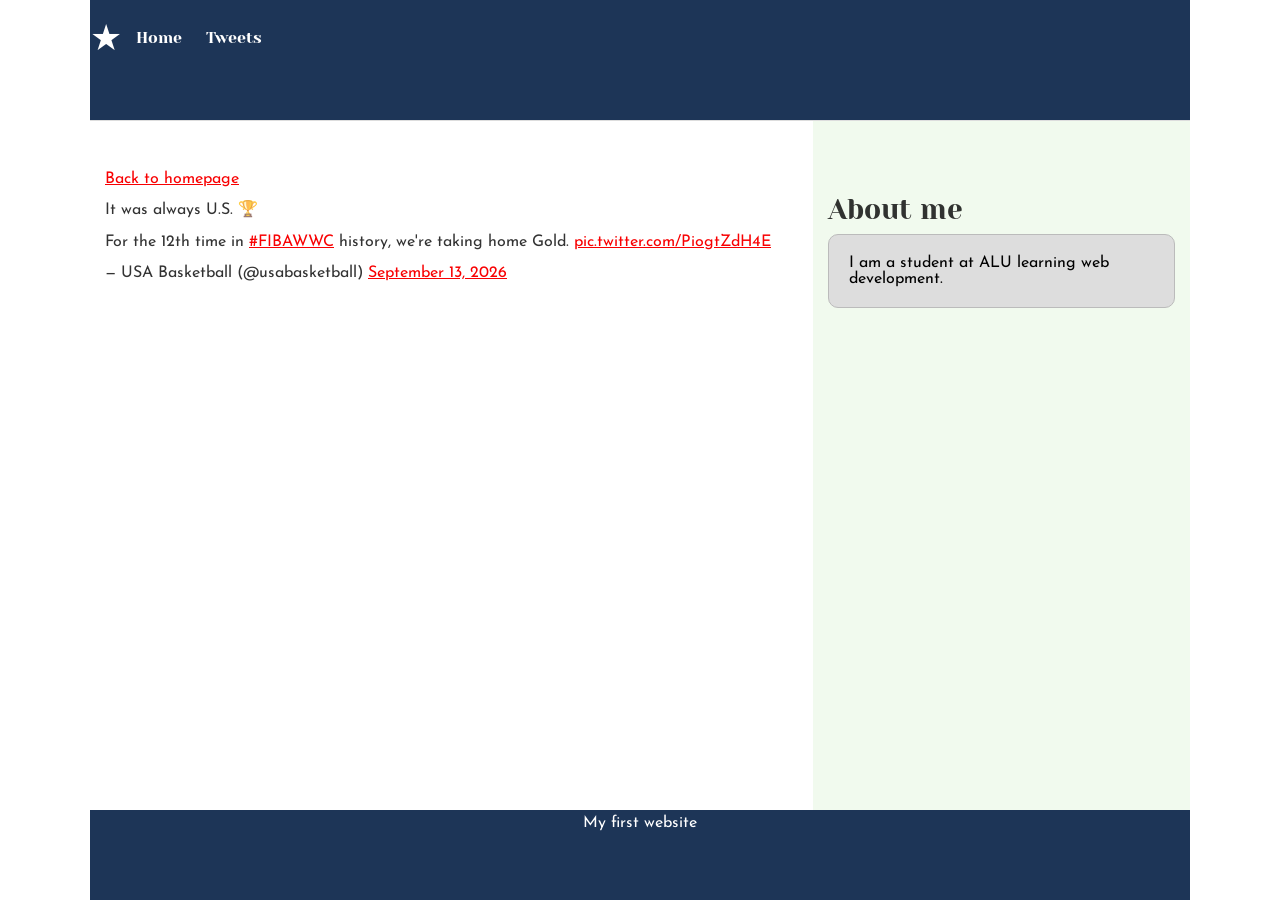
<file: css_basic/tweets.html>
<!DOCTYPE html>
<html lang="en">
  <head>
    <meta charset="UTF-8">
    <title>My Tweets</title>
  <link href="base.css" rel="stylesheet">
<link href="styles.css" rel="stylesheet">
<meta name="viewport" content="width=device-width, initial-scale=1">
</head>
  <body class="works_on_smartphone">
<header>
<ul>
<li class="logo">&#9733;</li>
<li><a href="index.html">Home</a></li>
<li><a href="tweets.html">Tweets</a></li>
</ul>
</header>
<main>
<article>
    <p><a href="index.html">Back to homepage</a></p>
    <blockquote class="twitter-tweet" data-media-max-width="560"><p lang="en" dir="ltr">It was always U.S. &#127942;<br><br>For the 12th time in <a href="https://x.com/hashtag/FIBAWWC?src=hash&amp;ref_src=twsrc%5Etfw">#FIBAWWC</a> history, we&#39;re taking home Gold. <a href="https://t.co/PiogtZdH4E">pic.twitter.com/PiogtZdH4E</a></p>&mdash; USA Basketball (@usabasketball) <a href="https://x.com/usabasketball/status/2099223785996009491?ref_src=twsrc%5Etfw">September 13, 2026</a></blockquote>
    <script async src="https://platform.x.com/widgets.js" charset="utf-8"></script>
  </article>
<aside>
<h3>About me</h3>
<p>I am a student at ALU learning web development.</p>
</aside>
</main>
<footer>
<p>My first website</p>
</footer>
</body>
</html>
</file>
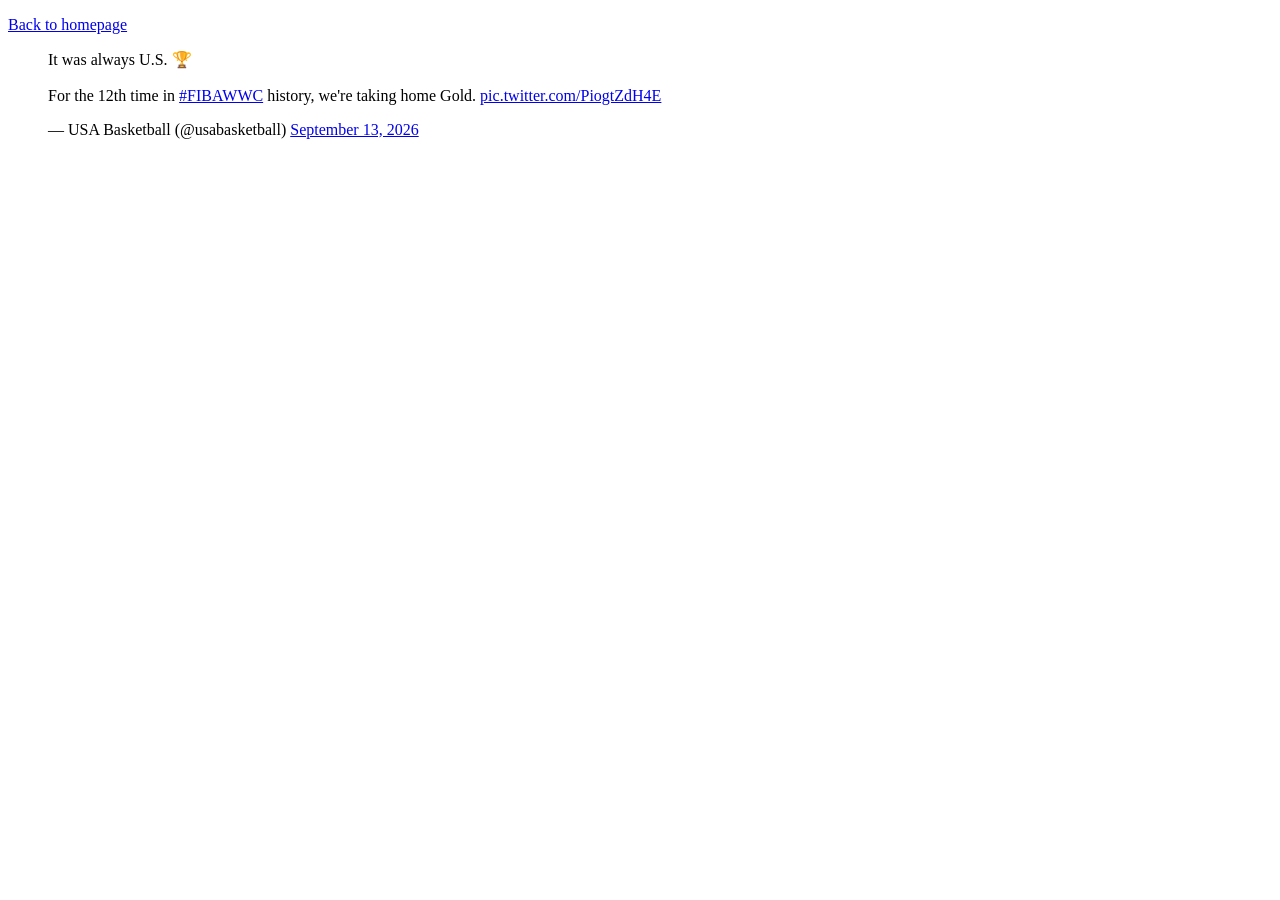
<file: html_basic/tweets.html>
<!DOCTYPE html>
<html lang="en">
  <head>
    <meta charset="UTF-8">
    <title>My Tweets</title>
  </head>
  <body>
    <p><a href="index.html">Back to homepage</a></p>
    <blockquote class="twitter-tweet" data-media-max-width="560"><p lang="en" dir="ltr">It was always U.S. &#127942;<br><br>For the 12th time in <a href="https://x.com/hashtag/FIBAWWC?src=hash&amp;ref_src=twsrc%5Etfw">#FIBAWWC</a> history, we&#39;re taking home Gold. <a href="https://t.co/PiogtZdH4E">pic.twitter.com/PiogtZdH4E</a></p>&mdash; USA Basketball (@usabasketball) <a href="https://x.com/usabasketball/status/2099223785996009491?ref_src=twsrc%5Etfw">September 13, 2026</a></blockquote>
    <script async src="https://platform.x.com/widgets.js" charset="utf-8"></script>
  </body>
</html>
</file>
<file: css_advanced/styles.css>
@import url('https://fonts.googleapis.com/css2?family=Source+Sans+3:ital,wght@0,400;0,700;1,400&display=swap');

body {
  margin: 0;
  font-family: 'Source Sans 3', 'Source Sans Pro', sans-serif;
  color: #05142a;
}

h1 span {
  color: #c26cff;
  font-weight: 700;
}

/* Quotes */
main > section:nth-of-type(2) {
  background-color: #c26cff;
  padding: 60px 0;
}

main > section:nth-of-type(2) > div {
  display: flex;
  align-items: center;
  justify-content: center;
  gap: 30px;
  width: 600px;
  margin: 0 auto;
}

main > section:nth-of-type(2) img {
  width: 90px;
  height: 90px;
  border-radius: 50%;
  object-fit: cover;
}

main > section:nth-of-type(2) blockquote {
  margin: 0;
  color: #fff;
  font-size: 14px;
}

main > section:nth-of-type(2) blockquote + p {
  margin: 10px 0 0;
  color: #fff;
  font-weight: 700;
  font-size: 13px;
}

main > section:nth-of-type(2) blockquote + p + p {
  margin: 2px 0 0;
  color: #fff;
  font-style: italic;
  font-size: 13px;
}

/* Videos list */
main > section:nth-of-type(3) {
  padding: 60px 0;
  text-align: center;
}

main > section:nth-of-type(3) h1 {
  font-size: 28px;
  font-weight: 400;
  margin: 0 0 40px;
}

main > section:nth-of-type(3) > div {
  display: flex;
  justify-content: center;
  gap: 20px;
  width: 900px;
  margin: 0 auto;
}

main > section:nth-of-type(3) > div > div {
  width: 210px;
  text-align: left;
  box-shadow: 0 2px 10px rgba(0, 0, 0, 0.15);
  padding-bottom: 12px;
}

main > section:nth-of-type(3) > div > div > img {
  width: 100%;
  height: 130px;
  object-fit: cover;
}

main > section:nth-of-type(3) h2 {
  font-size: 14px;
  margin: 10px 10px 4px;
}

main > section:nth-of-type(3) p {
  font-size: 11px;
  margin: 0 10px;
}

main > section:nth-of-type(3) > div > div > div:first-of-type {
  display: flex;
  align-items: center;
  gap: 6px;
  margin: 10px;
}

main > section:nth-of-type(3) > div > div > div:first-of-type img {
  width: 24px;
  height: 24px;
  border-radius: 50%;
}

main > section:nth-of-type(3) > div > div > div:first-of-type h3 {
  margin: 0;
  font-size: 11px;
  color: #c26cff;
}

main > section:nth-of-type(3) > div > div > div:last-of-type {
  display: flex;
  justify-content: space-between;
  align-items: center;
  margin: 0 10px;
}

main > section:nth-of-type(3) > div > div > div:last-of-type img {
  width: 12px;
  height: 12px;
}

main > section:nth-of-type(3) > div > div > div:last-of-type p {
  margin: 0;
}

/* Membership */
main > section:nth-of-type(4) {
  background-color: #05142a;
  color: #fff;
  text-align: center;
  padding: 60px 0;
}

main > section:nth-of-type(4) h1 {
  font-size: 28px;
  font-weight: 400;
  margin: 0 0 40px;
}

main > section:nth-of-type(4) > div {
  display: flex;
  justify-content: center;
  gap: 50px;
  width: 800px;
  margin: 0 auto;
}

main > section:nth-of-type(4) > div > div {
  width: 180px;
}

main > section:nth-of-type(4) img {
  width: 40px;
  height: 40px;
}

main > section:nth-of-type(4) h2 {
  font-size: 14px;
  margin: 10px 0 6px;
}

main > section:nth-of-type(4) p {
  font-size: 12px;
  margin: 0;
}

main > section:nth-of-type(4) button {
  margin-top: 50px;
  background-color: #c26cff;
  color: #fff;
  border: none;
  border-radius: 20px;
  padding: 10px 24px;
  font-size: 11px;
  text-transform: uppercase;
}

/* Header */
header {
  position: absolute;
  top: 0;
  left: 0;
  right: 0;
  max-width: 1000px;
  margin: 0 auto;
  padding: 20px 0;
  display: flex;
  justify-content: space-between;
  align-items: center;
}

header img {
  height: 24px;
  width: auto;
}

header > div:last-of-type a {
  color: #fff;
  text-decoration: none;
  font-size: 9px;
  text-transform: uppercase;
  margin-left: 30px;
}

/* Banner */
main > section:first-of-type {
  background: linear-gradient(to bottom, #6b6e75, #05142a);
  color: #fff;
  text-align: center;
  padding: 130px 0 60px;
}

main > section:first-of-type h1 {
  font-size: 64px;
  margin: 0 0 10px;
}

main > section:first-of-type > div:first-of-type p {
  font-size: 10px;
  text-transform: uppercase;
  word-spacing: 30px;
  margin: 0 0 30px;
}

main > section:first-of-type button {
  background-color: #c26cff;
  color: #fff;
  border: none;
  border-radius: 20px;
  padding: 8px 20px;
  font-size: 9px;
  text-transform: uppercase;
  box-shadow: 0 4px 10px rgba(0, 0, 0, 0.3);
}

main > section:first-of-type h2 {
  font-size: 18px;
  font-weight: 400;
  margin: 110px 0 40px;
}

main > section:first-of-type > div:last-of-type > div {
  display: flex;
  justify-content: center;
  gap: 50px;
}

main > section:first-of-type > div:last-of-type > div > div {
  width: 140px;
}

main > section:first-of-type > div:last-of-type img {
  width: 90px;
  height: 90px;
  border-radius: 50%;
  object-fit: cover;
}

main > section:first-of-type h3 {
  font-size: 11px;
  margin: 10px 0 6px;
}

main > section:first-of-type > div:last-of-type p {
  font-size: 9px;
  margin: 0;
  font-style: italic;
}

h2 span {
  color: #c26cff;
}

/* FAQ */
main > section:nth-of-type(5) {
  background-color: #fff;
  padding: 60px 0;
}

main > section:nth-of-type(5) h1 {
  text-align: center;
  font-size: 36px;
  font-weight: 300;
  margin: 0 0 50px;
}

main > section:nth-of-type(5) > div {
  max-width: 700px;
  margin: 0 auto;
}

main > section:nth-of-type(5) > div > div {
  display: flex;
  gap: 60px;
  margin-bottom: 40px;
}

main > section:nth-of-type(5) > div > div > div {
  flex: 1;
}

main > section:nth-of-type(5) h2 {
  font-size: 11px;
  margin: 0 0 10px;
}

main > section:nth-of-type(5) p {
  font-size: 9px;
  color: #666;
  line-height: 1.6;
  margin: 0;
}

/* Footer */
footer {
  background-color: #05142a;
  padding: 30px 0;
}

footer > div {
  max-width: 1000px;
  margin: 0 auto;
}

footer > div > div {
  display: flex;
  justify-content: space-between;
  align-items: center;
}

footer > div > div > img {
  height: 24px;
  width: auto;
}

footer a img {
  width: 20px;
  height: 20px;
  margin-left: 12px;
}

footer p {
  color: #fff;
  text-align: center;
  font-size: 10px;
  margin: 30px 0 0;
}
</file>
<file: css_basic/base.css>
/* Importing webfonts */
/* (If you're learning CSS, you should disregard that) */

@import url(https://fonts.googleapis.com/css?family=Yeseva+One);
@import url(https://fonts.googleapis.com/css?family=Josefin+Sans:400,700,700italic,400italic);


/* CSS reset rules */

html, body {
	height: 100%;
	min-height: 100%;
}
html, body, div, span, applet, object, iframe,
h1, h2, h3, h4, h5, h6, p, blockquote, pre,
a, abbr, acronym, address, big, cite, code,
del, dfn, img, ins, kbd, q, s, samp,
small, strike, sub, sup, tt, var,
b, u, i, center,
dl, dt, dd,
fieldset, form, label, legend,
table, caption, tbody, tfoot, thead, tr, th, td,
article, aside, canvas, details, embed, 
figure, figcaption, footer, header, hgroup, 
menu, nav, output, ruby, section, summary,
time, mark, audio, video {
	margin: 0;
	padding: 0;
	border: 0;
	font-size: 100%;
	font: inherit;
	vertical-align: baseline;
}
/* HTML5 display-role reset for older browsers */
article, aside, details, figcaption, figure, 
footer, header, hgroup, menu, nav, section {
	display: block;
}
body {
	line-height: 1;
}
blockquote, q {
	quotes: none;
}
blockquote:before, blockquote:after,
q:before, q:after {
	content: '';
	content: none;
}
table {
	border-collapse: collapse;
	border-spacing: 0;
}


/* Fonts and colors */

body {
	font-family: 'Josefin Sans', serif;
	color: rgba(0, 0, 0, 0.8);
}
h1, h2, h3, h4, h5, h6, header {
	font-family: 'Yeseva One', sans-serif;
}
article {
}
header {
	border-bottom: 1px solid rgb(221,221,221);
	transition: border-bottom-color 1s ease;
}
header a {
	color: rgba(0, 0, 0, 0.8);
}
aside {
	background: #FAFAFA;
}
aside p {
	border: 1px solid #bbb;
	background: #ddd;
	color: black;
}
footer a {
	color: rgba(0, 0, 0, 0.8);
}
a {
	color: #F80002;
}


/* Positioning and margins */

@media (min-width: 1100px) {
	body {
		width: 1100px;
		margin: 0 auto;
	}
}

article {
	padding: 50px 15px;
}
article > *:first-child {
	margin-top: 0;
}
aside {
	padding: 50px 15px;
}
header .right {
	float: right;
	margin: 0 10px 15px;
}


/* Header */
header {
	padding: 20px 0;
	height: 80px;
}
header ul {
	list-style: none;
	margin: 0;
	padding: 0;
}
header li {
	display: inline;
	vertical-align:middle;
}
header li:first-child {
	margin: 0;
}
header li a {
	margin: 0 10px;
}
header li.logo {
	font-size: 36px;
}
header a {
	text-decoration: none;
}


/* Aside */

aside p {
	border-radius: 10px;
	padding: 20px 20px;
}


/* Footer */

footer {
	padding: 5px 15px;
	height: 80px;
}


/* Text styles and margins */

p {
	margin-bottom: 15px;
}
h1 {
	font-size: 36px;
	margin: 40px 0 20px;
}
h2 {
	font-size: 32px;
	margin: 30px 0 15px;
}
h3 {
	font-size: 28px;
	margin: 25px 0 10px;
}
h4 {
	font-size: 20px;
	font-weight: bold;
	margin: 20px 0 10px;
}
h5 {
	font-size: 18px;
	font-weight: bold;
	margin: 15px 0 10px;
}
h6 {
	font-weight: bold;
	margin: 5px 0;
}

@media (max-width: 800px) {
  body.works_on_smartphone {
  	display: block;
  }
  body.works_on_smartphone main {
  	display: block;
  }
  header .right {
  	float: none;
  }
}
</file>
<file: css_basic/styles.css>
body {
  display: flex;
  flex-direction: column;
}

main {
  display: flex;
  flex-direction: row;
  flex: auto;
}

article {
  flex: 2;
  overflow-y: auto;
}

aside {
  flex: 1;
  overflow-y: auto;
}

header {
  background-color: #1d3557;
}

header a, header li {
  color: white;
}

aside {
  background-color: #f1faee;
}

footer {
  background-color: #1d3557;
  color: white;
  text-align: center;
}
</file>
